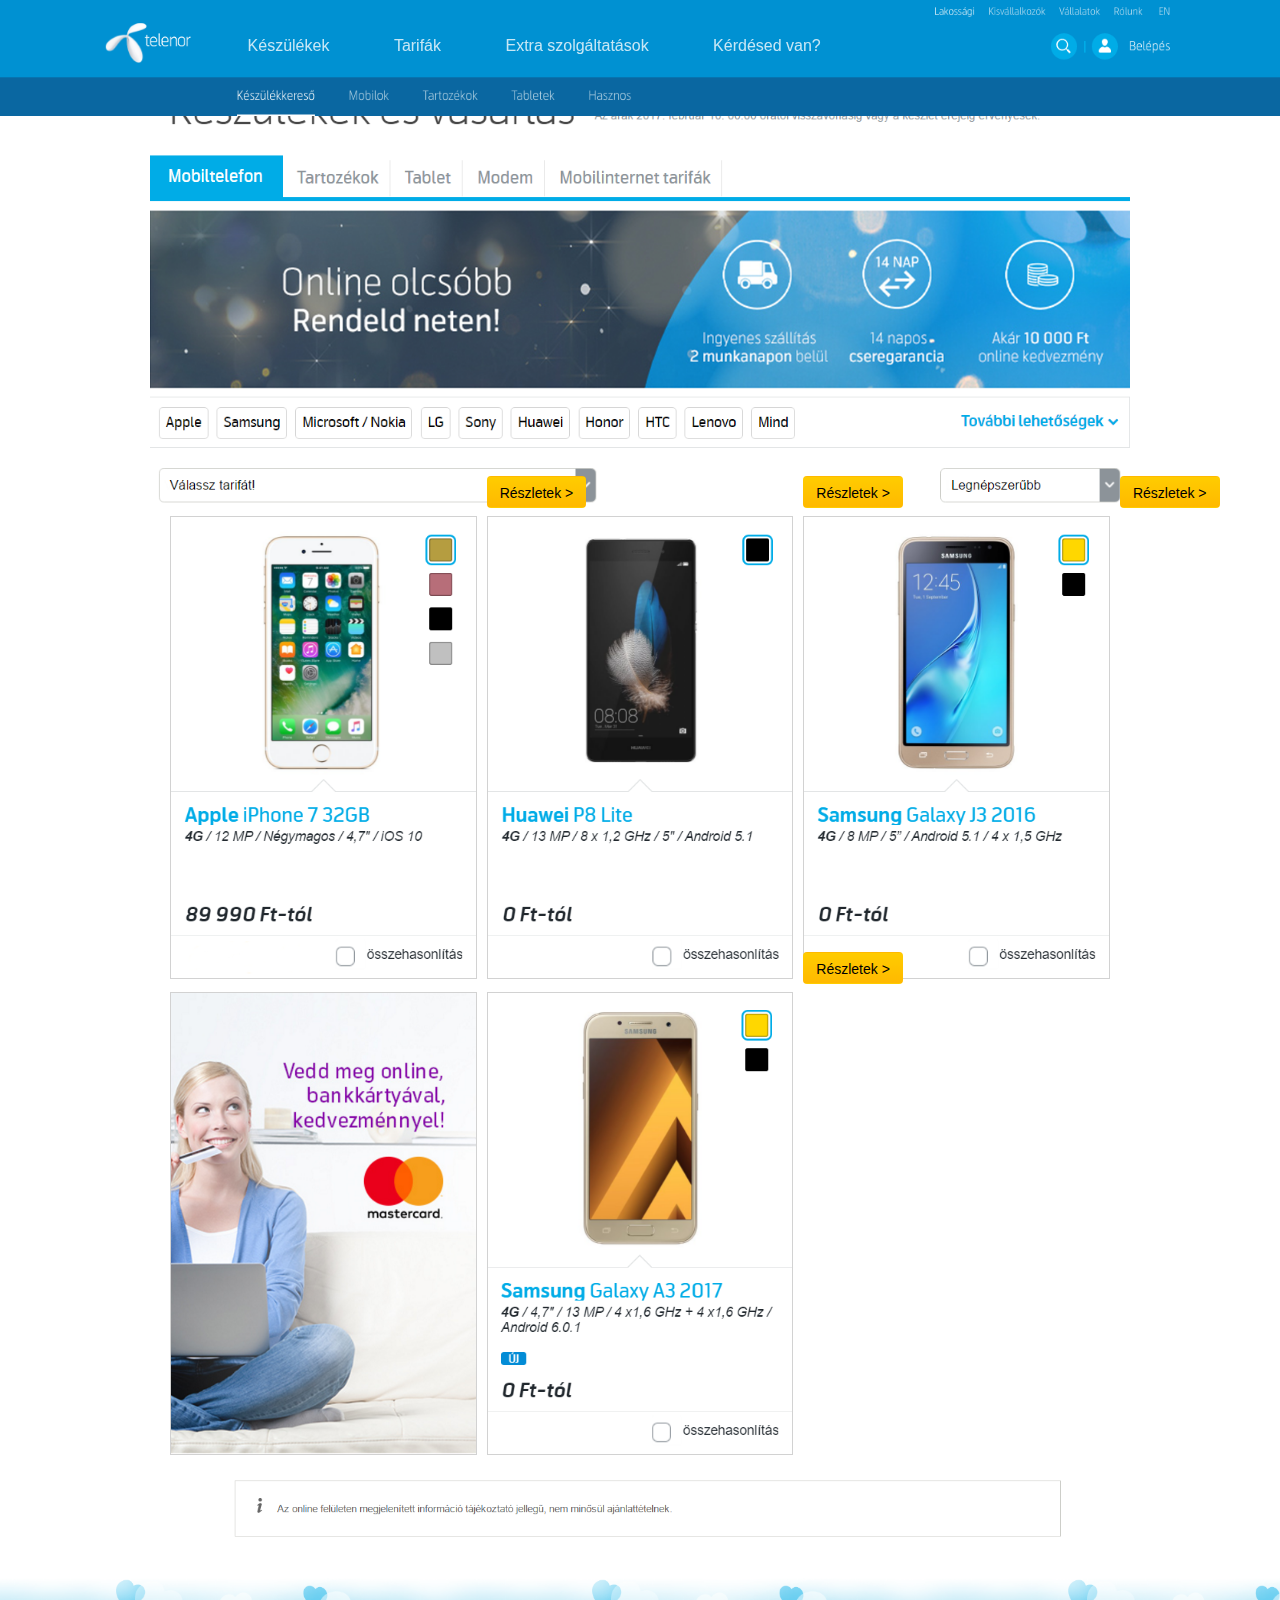
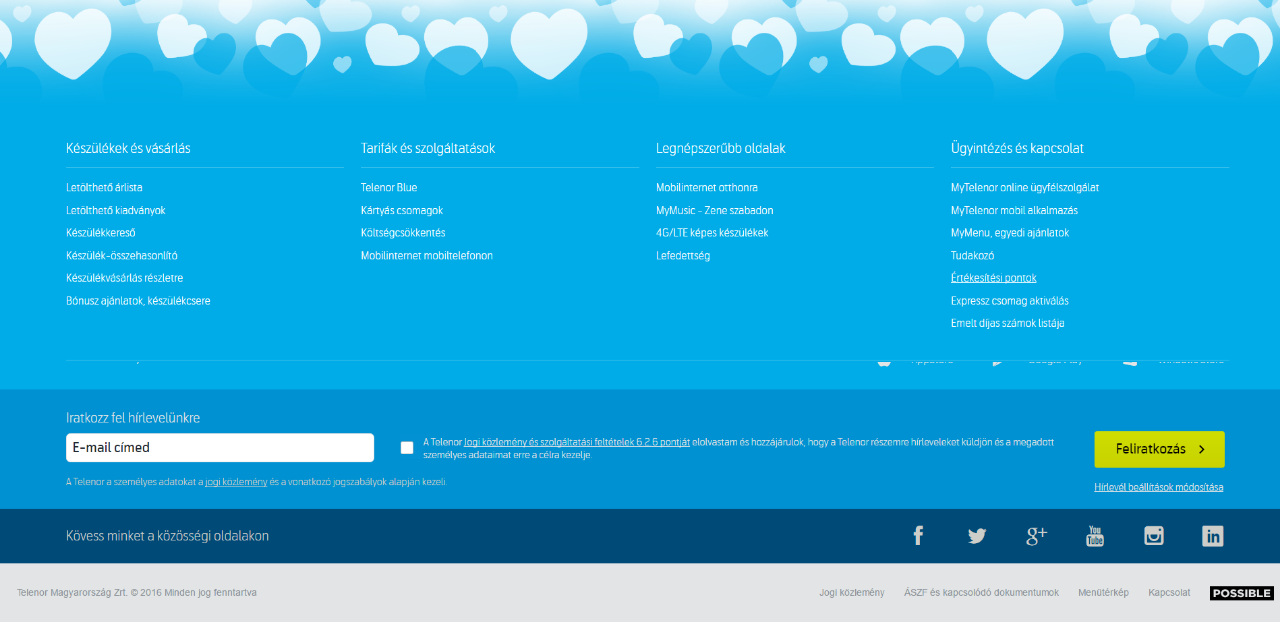
<file: index.html>
<!DOCTYPE html>
<html lang="en" class="no-js">
    <head>
        <meta charset="utf-8">
        <meta http-equiv="X-UA-Compatible" content="IE=edge">
        <meta name="viewport" content="width=device-width, initial-scale=1">
        <title>Testbirds prototype</title>
        <meta name="description" content="Testbirds prototype">
        <meta name="keywords" content="html5 template, css3, one page, animations, agency, portfolio, web design">
        <meta name="author" content="Kristof Vizy">    <meta name="viewport" content="width=device-width, initial-scale=1">
        <link href="http://fonts.googleapis.com/css?family=Droid+Serif|Open+Sans:400,700" rel="stylesheet" type="text/css">
        <link rel="shortcut icon" href="favicon.ico">
        <link rel="stylesheet" href="bower_components/bootstrap/dist/css/bootstrap.min.css">
        <link rel="stylesheet" href="css/screen.css">
        <script src="bower_components/jquery/dist/jquery.js"></script>
        <script src="bower_components/bootstrap/dist/js/bootstrap.min.js"></script>
        <title>Testbirds prototype</title>
        <script>
            (function(h,o,t,j,a,r){
                h.hj=h.hj||function(){(h.hj.q=h.hj.q||[]).push(arguments)};
                h._hjSettings={hjid:423831,hjsv:5};
                a=o.getElementsByTagName('head')[0];
                r=o.createElement('script');r.async=1;
                r.src=t+h._hjSettings.hjid+j+h._hjSettings.hjsv;
                a.appendChild(r);
            })(window,document,'//static.hotjar.com/c/hotjar-','.js?sv=');
        </script>
    </head>

<!-- BODY-->




    <body>
      <div class="header">
        <img src="img/header.png">
        <div class="links">
          <a href="index.html">Készülékek</a>
          <a href="https://www.telenor.hu/blue">Tarifák</a>
          <a href="#">Extra szolgáltatások</a>
          <a href="#">Kérdésed van?</a>
        </div>
     </div>
       <div class="wrapper">
         <img src="img/top.png">
         <div class="container-fluid">
            <div class="col-md-4">
              <img onclick="window.location.href='iphone.html'" src="img/product1.png">
              <button type="button" onclick="window.location.href='iphone.html'" class="btn btn-yellow">Részletek ></button>
            </div>
            <div class="col-md-4">
              <img onclick="window.location.href='huawei.html'" src="img/hp8.png">
              <button onclick="window.location.href='huawei.html'" type="button" class="btn btn-yellow">Részletek ></button>
            </div>
            <div class="col-md-4">
              <img onclick="window.location.href='samsung_j3.html'" src="img/sj3.png">
              <button onclick="window.location.href='samsung_j3.html'" type="button" class="btn btn-yellow">Részletek ></button>
            </div>
            <div class="col-md-4">
              <img src="img/ad.png" style="display: block !important;">
            </div>
            <div class="col-md-4">
              <img onclick="window.location.href='samsung_a3.html'" src="img/SA3.png">
              <button onclick="window.location.href='samsung_a3.html'" type="button" class="btn btn-yellow">Részletek ></button>
            </div>
         </div>

       </div>
       <div class="footer">
        <img src="img/footer.png">
       </div>
    </body>

<!-- FOOTER-->


    <footer>
    </footer>
</file>
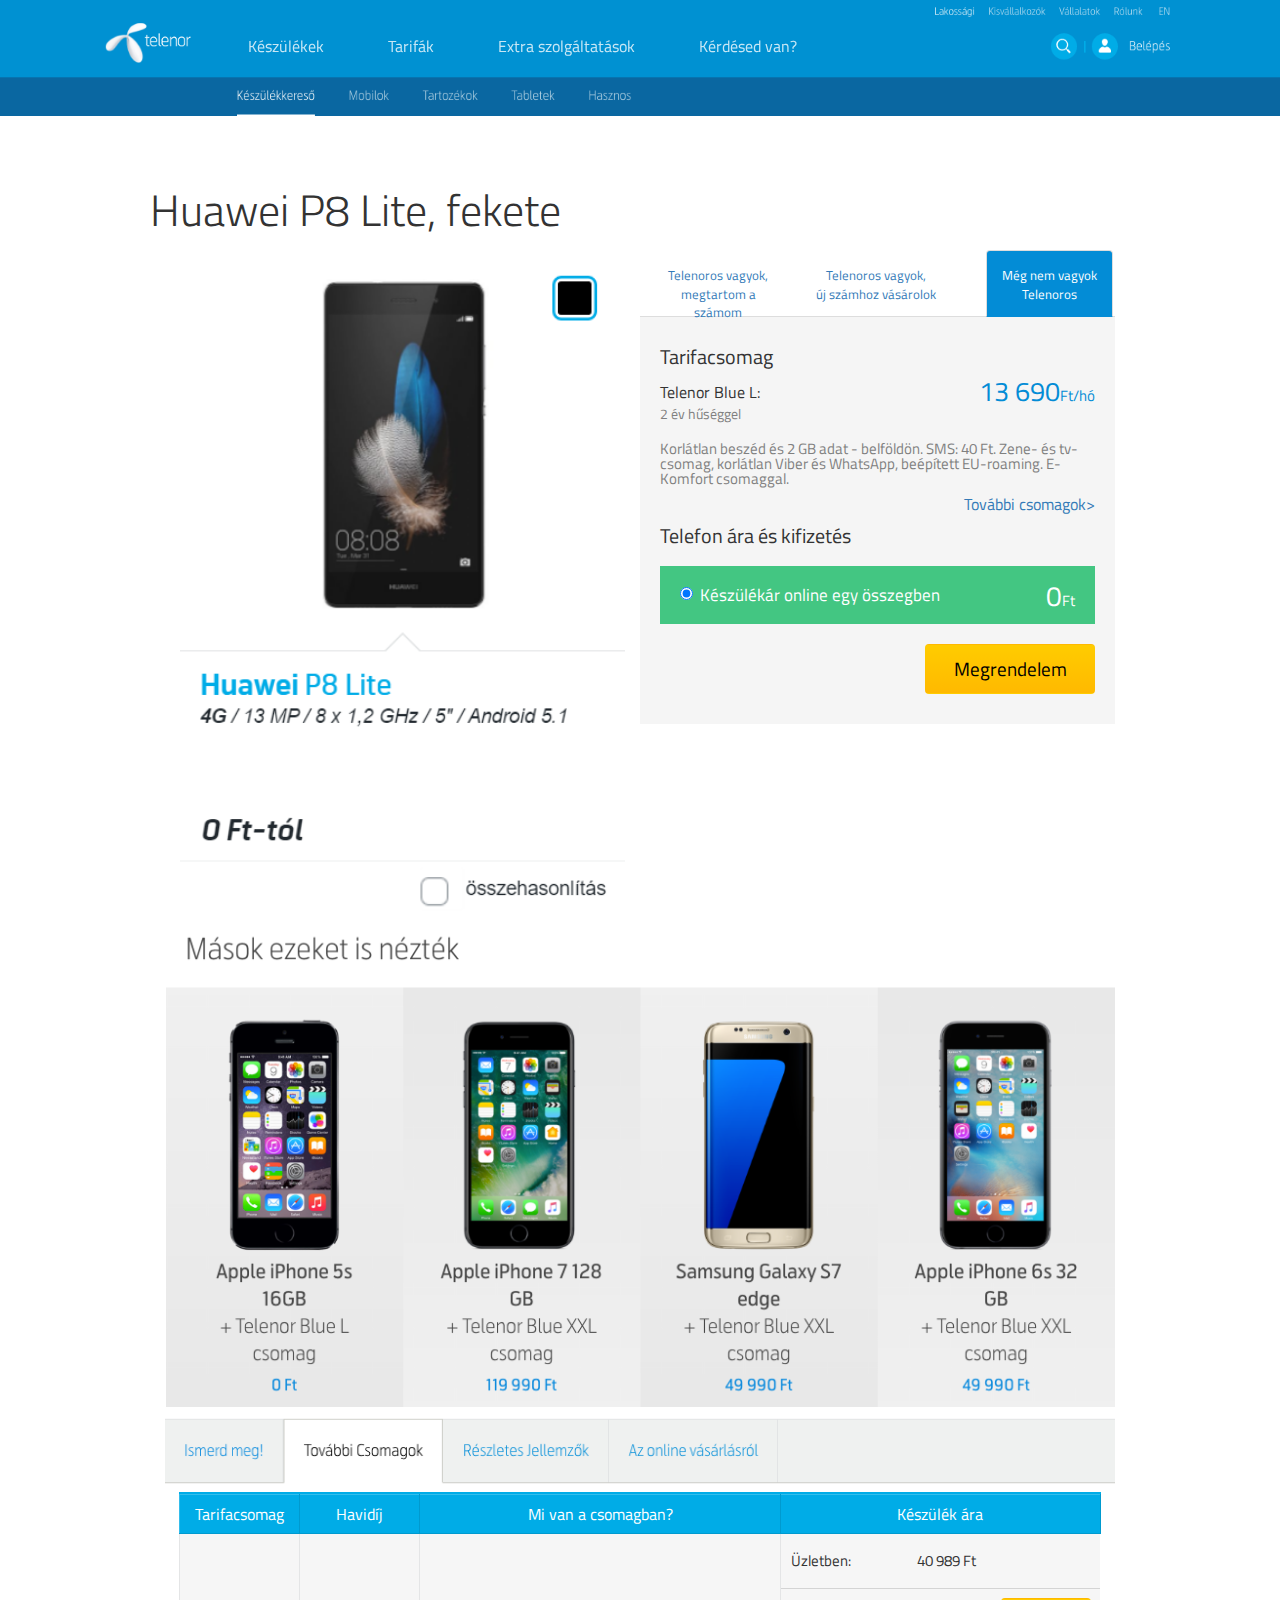
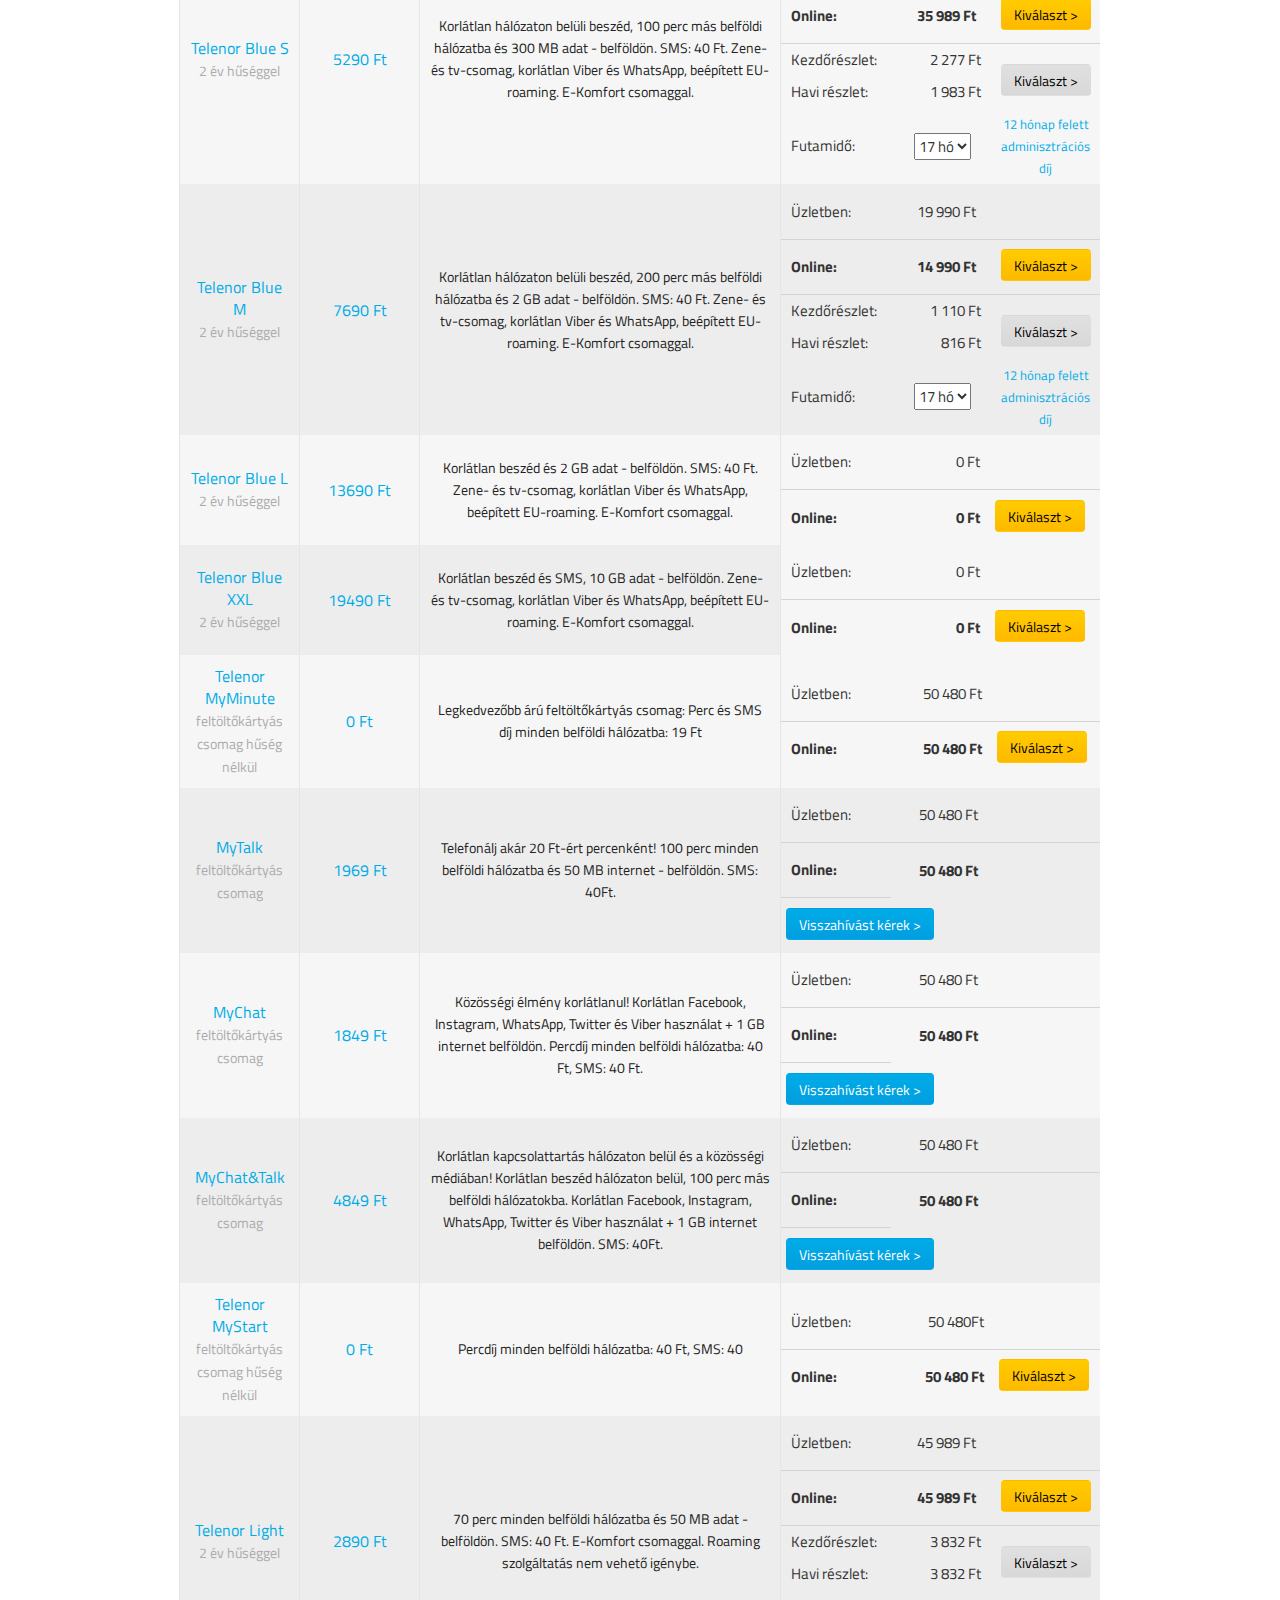
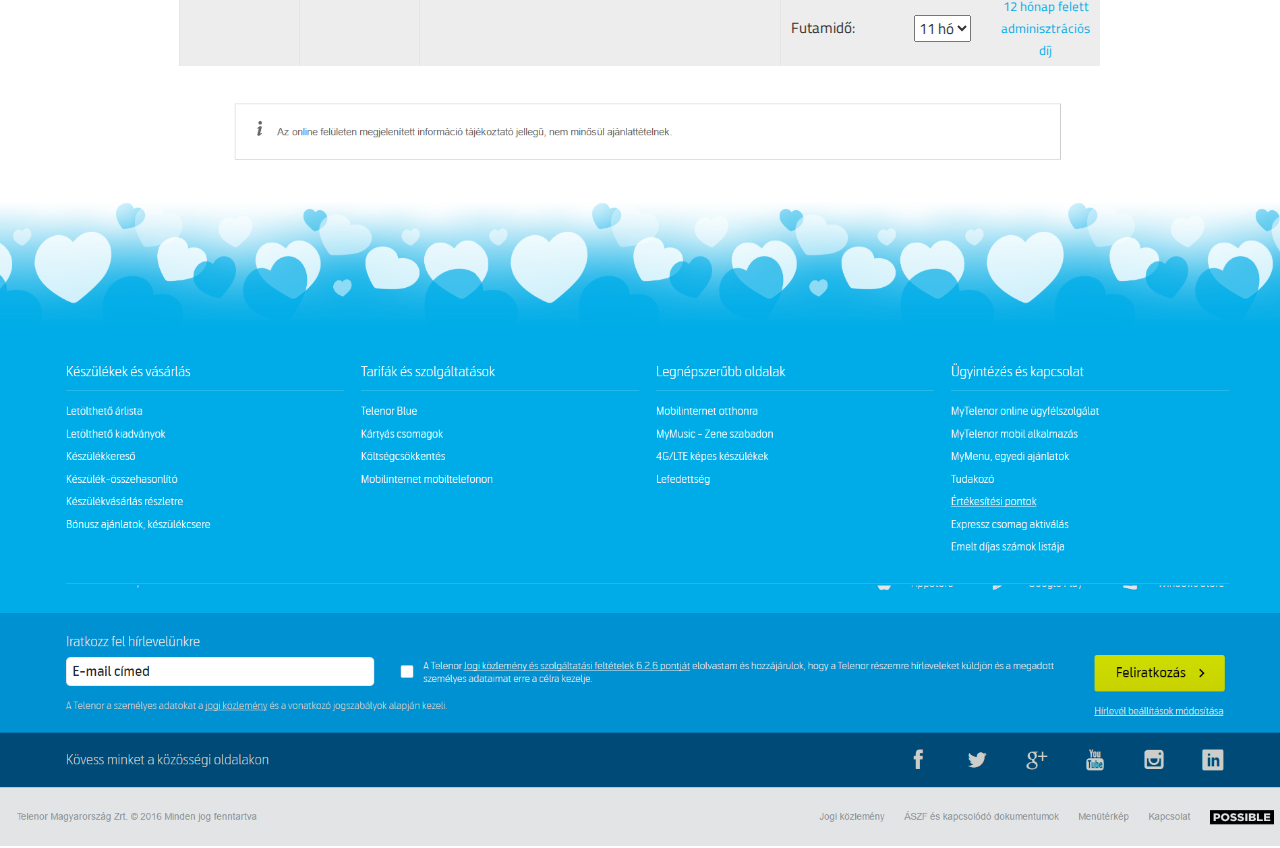
<file: huawei.html>
<!DOCTYPE html>
<html lang="en" class="no-js">
    <head>
        <meta charset="utf-8">
        <meta http-equiv="X-UA-Compatible" content="IE=edge">
        <meta name="viewport" content="width=device-width, initial-scale=1">
        <title>Testbirds prototype</title>
        <meta name="description" content="Testbirds prototype">
        <meta name="keywords" content="html5 template, css3, one page, animations, agency, portfolio, web design">
        <meta name="author" content="Kristof Vizy">    <meta name="viewport" content="width=device-width, initial-scale=1">
        <link href="https://fonts.googleapis.com/css?family=Titillium+Web:300,400,600,700&amp;subset=latin-ext" rel="stylesheet">
        <link rel="shortcut icon" href="favicon.ico">
        <link rel="stylesheet" href="bower_components/bootstrap/dist/css/bootstrap.min.css">
        <link rel="stylesheet" href="css/screen.css">
        <script src="bower_components/jquery/dist/jquery.js"></script>
        <script src="bower_components/bootstrap/dist/js/bootstrap.min.js"></script>
        <script src="js/default.js"></script>
        <title>Testbirds prototype</title>
        <script>
            (function(h,o,t,j,a,r){
                h.hj=h.hj||function(){(h.hj.q=h.hj.q||[]).push(arguments)};
                h._hjSettings={hjid:423831,hjsv:5};
                a=o.getElementsByTagName('head')[0];
                r=o.createElement('script');r.async=1;
                r.src=t+h._hjSettings.hjid+j+h._hjSettings.hjsv;
                a.appendChild(r);
            })(window,document,'//static.hotjar.com/c/hotjar-','.js?sv=');
        </script>
    </head>

<!-- BODY-->




    <body>
      <div class="header">
        <img src="img/header.png">
        <div class="links">
          <a href="index.html">Készülékek</a>
          <a href="https://www.telenor.hu/blue">Tarifák</a>
          <a href="#">Extra szolgáltatások</a>
          <a href="#">Kérdésed van?</a>
        </div>
     </div>

       <div class="wrapper" style="padding-top: 170px;">
         <h1>Huawei P8 Lite,
fekete</h1>
         <div class="container-fluid">
          <div class="col-md-6 product_img">
            <img src="img/hp8.png">

          </div>
          <div class="col-md-6 desc">


            <ul class="nav nav-tabs">
            			<li >
							<a  href="#1" data-toggle="tab">Telenoros vagyok,<br>megtartom a számom</a>
            			</li>
            			<li>
            				<a href="#2" data-toggle="tab">Telenoros vagyok,<br>új számhoz vásárolok</a>
            			</li>
            			<li class="prices_tab active">
            				<a href="#3" data-toggle="tab">Még nem vagyok<br>Telenoros</a>
            			</li>
            		</ul>

            			<div class="tab-content">
            			  <div class="tab-pane " id="1">
                      <img src="img/sms_login.png">
            				</div>
            				<div class="tab-pane" id="2">
                      <img src="img/sms_login.png">
            				</div>
                    <div class="tab-pane tarif active" id="3">
                      <h2 class="n1">Tarifacsomag</h2>
                      <p class="n4 havidij">13 690<span style="font-size: 15px;">Ft/hó</span></p>

                      <p class="n2 tarifacsomag">Telenor Blue L:</p>
                      <p class="n3">2 év hűséggel</p>
                      <p class="n5 leiras">Korlátlan beszéd és 2 GB adat - belföldön. SMS: 40 Ft. Zene- és tv-csomag, korlátlan Viber és WhatsApp, beépített EU-roaming. E-Komfort csomaggal.</p>
                      <a href="#">További csomagok></a>
                      <h2 class="n6">Telefon ára és kifizetés</h2>
                      <div class="discount" style="display: none">
                        <p class="n2">Online kedvezmény</p>
                        <p class="n7">0<span style="font-size: 15px;">Ft</span>
                      </div>
                      <div class="sum active">
                        <label class="radio-inline">
                          <input type="radio" name="optradio" value="egyosszeg" checked="checked">Készülékár online egy összegben</label>
                        <p class="n7">0<span style="font-size: 15px;">Ft</span></p>
                      </div>
                      <div class="reszlet " style="display: none">
                        <label class="radio-inline">
                          <input type="radio" name="optradio" value="reszletre">Részletre</label>
                          <select class="kivalasztott">
                          	<option data-reszlet = "" value="6"><span class="honap">6 hó</span> <span class="havi_reszlet">2313 Ft</span></option>
                        	<option  data-reszlet = "" value="7"><span class="honap">7 hó</span> <span class="havi_reszlet">1982 Ft</span></option>
                        	<option data-reszlet = "" value="8"><span class="honap">8 hó</span> <span class="havi_reszlet">1735 Ft</span></option>
                        	<option data-reszlet = "" value="9"><span class="honap">9 hó</span> <span class="havi_reszlet">1542 Ft</span></option>
                        	<option data-reszlet = "" value="10"><span class="honap">10 hó</span> <span class="havi_reszlet">1388 Ft</span></option>
                        	<option data-reszlet = "" value="11"><span class="honap">11 hó</span> <span class="havi_reszlet">1261 Ft</span></option>
                        	<option data-reszlet = "" value="12"><span class="honap">12 hó</span> <span class="havi_reszlet">1156 Ft</span></option>
                        	<option data-reszlet = "" value="13"><span class="honap">13 hó</span> <span class="havi_reszlet">1067 Ft</span></option>
                        	<option data-reszlet = "" value="14"><span class="honap">14 hó</span> <span class="havi_reszlet">991 Ft</span></option>
                        	<option data-reszlet = "" value="15"><span class="honap">15 hó</span> <span class="havi_reszlet">925 Ft</span></option>
                        	<option data-reszlet = "" value="16"><span class="honap">16 hó</span> <span class="havi_reszlet">867 Ft</span></option>
                        	<option selected="selected" data-reszlet = "" value="17"><span class="honap">17 hó</span> <span class="havi_reszlet">816 Ft</span></option>
                          </select>
                          </select>
                        <div class="hold">
                          <p class="n7">Kezdőrészlet:</span></p>

                          <p class="n7 kezdoreszlet">0<span style="font-size: 15px;">Ft</span></p>
                        </div>
                        <a href="#">12 hónap felett adminisztrációs díj</a>
                      </div>
                    <div class="buttonholder">
                      <button type="button" class="btn btn-yellow addtocart">Megrendelem</button>
            				</div>
            			</div>
              </div>
          </div>
          <img class="others" src="img/others.png">
         </div>
         <div class="container-fluid table">
           <img class="tabs" src="img/tabs.png">
           <table class="mytable" style="width: 97%;margin: 0 auto;">
            <tr class="tr">
              <th>Tarifacsomag</th>
              <th>Havidíj</th>
              <th>Mi van a csomagban?</th>
              <th>Készülék ára</th>







            </tr>
            <tr class="tr">
              <td class="td">Telenor Blue S<br><span style="color: #ababab; font-size: 14px;">2 év hűséggel</span></td>
              <td class="td">5290 Ft</td>
              <td class="td">Korlátlan hálózaton belüli beszéd, 100 perc más belföldi hálózatba és 300 MB adat - belföldön.
SMS: 40 Ft. Zene- és tv-csomag, korlátlan Viber és WhatsApp, beépített EU-roaming. E-Komfort csomaggal.</td>
              <td class="tr" style="width: 320px;">
                  <table>
                    <tr class="sectr">
                      <td class="sec left">Üzletben:</td>
                      <td class="sec right">40 989 Ft</td>
                    </tr>
                    <tr class="sectr">
                      <td class="sec online left">Online:</td>
                      <td class="sec online right">35 989 Ft</td>
                      <td style="border-top: 1px solid #d4d4d4;"><button type="button" name = "kivalaszt_online" class="btn btn-yellow">Kiválaszt ></button></td>
                    </tr>
                    <tr class="sectr_">
                      <td class="sec left">Kezdőrészlet:</td>
                      <td class="sec right">2 277 Ft</td>
                    </tr>
                    <tr class="sectr_">
                      <td class="sec left">Havi részlet:</td>
                      <td class="sec right"><span class="torlesztoreszlet">1 983</span> Ft</td>
                      <td><button type="button" name = "kivalaszt_havi" class="btn btn-yellow" style="background-image: -webkit-linear-gradient( bottom , #d8d8d8, #e0e0e0);background-image: linear-gradient(to top, #d8d8d8, #e0e0e0);">Kiválaszt ></button></td>
                    </tr>
                    <tr class="sectr_">
                      <td class="sec left">Futamidő:</td>
                      <td class="sec">
                        <select name="futamido">
                        	<option data-reszlet = "5618" value="6">6 hó</option>
                        	<option data-reszlet = "4816" value="7" >7 hó</option>
                        	<option data-reszlet = "4214" value="8">8 hó</option>
                        	<option data-reszlet = "3745" value="9">9 hó</option>
                        	<option data-reszlet = "3371" value="10">10 hó</option>
                        	<option data-reszlet = "3064" value="11">11 hó</option>
                        	<option data-reszlet = "2809" value="12">12 hó</option>
                        	<option data-reszlet = "2593" value="13">13 hó</option>
                        	<option data-reszlet = "2408" value="14">14 hó</option>
                        	<option data-reszlet = "2247" value="15">15 hó</option>
                        	<option data-reszlet = "2107" value="16">16 hó</option>
                        	<option selected="selected" data-reszlet = "1983" value="17">17 hó</option>
                        </select>
                      </td>
                      <td class="sec" style="color: #00ace7; font-size: 13px;">
                        12 hónap felett adminisztrációs díj
                      </td>
                    </tr>
                  </table>
              </td>
            </tr>









            <tr class="tr">
              <td class="td">Telenor Blue M<br><span style="color: #ababab; font-size: 14px;">2 év hűséggel</span></td>
              <td class="td">7690 Ft</td>
              <td class="td">Korlátlan hálózaton belüli beszéd, 200 perc más belföldi hálózatba és 2 GB adat - belföldön.
SMS: 40 Ft. Zene- és tv-csomag, korlátlan Viber és WhatsApp, beépített EU-roaming. E-Komfort csomaggal.</td>
              <td class="tr" style="width: 320px;">
                  <table class="grey">
                    <tr class="sectr">
                      <td class="sec left">Üzletben:</td>
                      <td class="sec right">19 990 Ft</td>
                    </tr>
                    <tr class="sectr">
                      <td class="sec online left">Online:</td>
                      <td class="sec online right">14 990 Ft</td>
                      <td style="border-top: 1px solid #d4d4d4;"><button type="button"  name = "kivalaszt_online" class="btn btn-yellow">Kiválaszt ></button></td>
                    </tr>
                    <tr class="sectr_">
                      <td class="sec left">Kezdőrészlet:</td>
                      <td class="sec right">1 110 Ft</td>
                    </tr>
                    <tr class="sectr_">
                      <td class="sec left">Havi részlet:</td>
                      <td class="sec right"><span class="torlesztoreszlet">816</span> Ft</td>
                      <td><button type="button"  name = "kivalaszt_havi" class="btn btn-yellow" style="background-image: -webkit-linear-gradient( bottom , #d8d8d8, #e0e0e0);background-image: linear-gradient(to top, #d8d8d8, #e0e0e0);">Kiválaszt ></button></td>
                    </tr>
                    <tr class="sectr_">
                      <td class="sec left">Futamidő:</td>
                      <td class="sec">
                       <select name="futamido">
                        	<option data-reszlet = "2313" value="6">6 hó</option>
                        	<option data-reszlet = "1982" value="7" >7 hó</option>
                        	<option data-reszlet = "1735" value="8">8 hó</option>
                        	<option data-reszlet = "1542" value="9">9 hó</option>
                        	<option data-reszlet = "1388" value="10">10 hó</option>
                        	<option data-reszlet = "1261" value="11">11 hó</option>
                        	<option data-reszlet = "1156" value="12">12 hó</option>
                        	<option data-reszlet = "1067" value="13">13 hó</option>
                        	<option data-reszlet = "991" value="14">14 hó</option>
                        	<option data-reszlet = "925" value="15">15 hó</option>
                        	<option data-reszlet = "867" value="16">16 hó</option>
                        	<option selected="selected" data-reszlet = "816" value="17">17 hó</option>
                        </select>
                      </td>
                      <td class="sec" style="color: #00ace7; font-size: 13px;">
                        12 hónap felett adminisztrációs díj
                      </td>
                    </tr>
                  </table>
              </td>
            </tr>





            <tr class="tr">
              <td class="td">Telenor Blue L<br><span style="color: #ababab; font-size: 14px;">2 év hűséggel</span></td>
              <td class="td">13690 Ft</td>
              <td class="td">Korlátlan beszéd és 2 GB adat - belföldön. SMS: 40 Ft. Zene- és tv-csomag, korlátlan Viber és WhatsApp, beépített EU-roaming. E-Komfort csomaggal.</td>
              <td class="tr" style="width: 320px;">
                  <table>
                    <tr class="sectr">
                      <td class="sec left">Üzletben:</td>
                      <td class="sec right">0 Ft</td>
                    </tr>
                    <tr class="sectr" style="border-bottom: none;">
                      <td class="sec online left">Online:</td>
                      <td class="sec online right">0 Ft</td>
                      <td style="border-top: 1px solid #d4d4d4; width: 170px;"><button name = "kivalaszt_online"  type="button" class="btn btn-yellow" style="margin-left: 5px;">Kiválaszt ></button></td>
                    </tr>

                  </table>
              </td>
            </tr>




            <tr class="tr">
              <td class="td">Telenor Blue XXL<br><span style="color: #ababab; font-size: 14px;">2 év hűséggel</span></td>
              <td class="td">19490 Ft</td>
              <td class="td">Korlátlan beszéd és SMS, 10 GB adat - belföldön. Zene- és tv-csomag, korlátlan Viber és WhatsApp, beépített EU-roaming. E-Komfort csomaggal.</td>
              <td class="tr" style="width: 320px;">
                 <table>
                    <tr class="sectr">
                      <td class="sec left">Üzletben:</td>
                      <td class="sec right">0 Ft</td>
                    </tr>
                    <tr class="sectr" style="border-bottom: none;">
                      <td class="sec online left">Online:</td>
                      <td class="sec online right">0 Ft</td>
                      <td style="border-top: 1px solid #d4d4d4; width: 170px;"><button name = "kivalaszt_online"  type="button" class="btn btn-yellow" style="margin-left: 5px;">Kiválaszt ></button></td>
                    </tr>

                  </table>
              </td>
            </tr>





            <tr class="tr">
              <td class="td">Telenor MyMinute<br><span style="color: #ababab; font-size: 14px;">feltöltőkártyás csomag hűség nélkül</span></td>
              <td class="td">0 Ft</td>
              <td class="td">Legkedvezőbb árú feltöltőkártyás csomag: Perc és SMS díj minden belföldi hálózatba: 19 Ft</td>
              <td class="tr" style="width: 320px;">
                  <table>
                    <tr class="sectr">
                      <td class="sec left">Üzletben:</td>
                      <td class="sec right">50 480 Ft</td>
                    </tr>
                    <tr class="sectr" style="border-bottom: none;">
                      <td class="sec online left">Online:</td>
                      <td class="sec online right">50 480 Ft</td>
                      <td style="border-top: 1px solid #d4d4d4; width: 170px;"><button name = "kivalaszt_online"  type="button" class="btn btn-yellow" style="margin-left: 5px;">Kiválaszt ></button></td>
                    </tr>

                  </table>
              </td>
            </tr>



            <tr class="tr">
              <td class="td">MyTalk<br><span style="color: #ababab; font-size: 14px;">feltöltőkártyás csomag</span></td>
              <td class="td">1969 Ft</td>
              <td class="td">Telefonálj akár 20 Ft-ért percenként! 100 perc minden belföldi hálózatba és 50 MB internet - belföldön. SMS: 40Ft.</td>
              <td class="tr" style="width: 320px;">
                  <table class="grey">
                    <tr class="sectr">
                      <td class="sec left">Üzletben:</td>
                      <td class="sec right">50 480 Ft</td>
                      <td class="sec right" style="width: 170px;"></td>
                    </tr>
                    <tr class="sectr" style="border-bottom: none;">
                      <td class="sec online left" style="border-bottom: 0px;">Online:</td>
                      <td class="sec online right">50 480 Ft</td>
                    </tr>
                    <tr class="sectr" style="border-bottom: none;">
                      <td style="border-top: 1px solid #d4d4d4;"><button type="button" class="btn btn-yellow blue" style="margin-left: 5px;">Visszahívást kérek ></button></td>

                    </tr>
                  </table>
              </td>
            </tr>




            <tr class="tr">
              <td class="td">MyChat<br><span style="color: #ababab; font-size: 14px;">feltöltőkártyás csomag</span></td>
              <td class="td">1849 Ft</td>
              <td class="td">Közösségi élmény korlátlanul! Korlátlan Facebook, Instagram, WhatsApp, Twitter és Viber használat + 1 GB internet belföldön. Percdíj minden belföldi hálózatba: 40 Ft, SMS: 40 Ft.</td>
              <td class="tr" style="width: 320px;">
                  <table>
                    <tr class="sectr">
                      <td class="sec left">Üzletben:</td>
                      <td class="sec right">50 480 Ft</td>
                      <td class="sec right" style="width: 170px;"></td>
                    </tr>
                    <tr class="sectr" style="border-bottom: none;">
                      <td class="sec online left" style="border-bottom: 0px;">Online:</td>
                      <td class="sec online right">50 480 Ft</td>
                    </tr>
                    <tr class="sectr" style="border-bottom: none;">
                      <td style="border-top: 1px solid #d4d4d4;"><button type="button"   class="btn btn-yellow blue" style="margin-left: 5px;">Visszahívást kérek ></button></td>

                    </tr>
                  </table>
              </td>
            </tr>





            <tr class="tr">
              <td class="td">MyChat&Talk<br><span style="color: #ababab; font-size: 14px;">feltöltőkártyás csomag</span></td>
              <td class="td">4849 Ft</td>
              <td class="td">Korlátlan kapcsolattartás hálózaton belül és a közösségi médiában! Korlátlan beszéd hálózaton belül, 100 perc más belföldi hálózatokba. Korlátlan Facebook, Instagram, WhatsApp, Twitter és Viber használat + 1 GB internet belföldön. SMS: 40Ft.</td>
              <td class="tr" style="width: 320px;">
                  <table class="grey">
                    <tr class="sectr">
                      <td class="sec left">Üzletben:</td>
                      <td class="sec right">50 480 Ft</td>
                      <td class="sec right" style="width: 170px;"></td>
                    </tr>
                    <tr class="sectr" style="border-bottom: none;">
                      <td class="sec online left" style="border-bottom: 0px;">Online:</td>
                      <td class="sec online right">50 480 Ft</td>
                    </tr>
                    <tr class="sectr" style="border-bottom: none;">
                      <td style="border-top: 1px solid #d4d4d4;"><button type="button"   class="btn btn-yellow blue" style="margin-left: 5px;">Visszahívást kérek ></button></td>

                    </tr>
                  </table>
              </td>
            </tr>


            <tr class="tr">
              <td class="td">Telenor MyStart<br><span style="color: #ababab; font-size: 14px;">feltöltőkártyás csomag hűség nélkül</span></td>
              <td class="td">0 Ft</td>
              <td class="td">Percdíj minden belföldi hálózatba: 40 Ft, SMS: 40 <Ft class=""></Ft></td>
              <td class="tr" style="width: 320px;">
                  <table>
                    <tr class="sectr">
                      <td class="sec left">Üzletben:</td>
                      <td class="sec right">50 480Ft</td>
                    </tr>
                    <tr class="sectr" style="border-bottom: none;">
                      <td class="sec online left">Online:</td>
                      <td class="sec online right">50 480 Ft</td>
                      <td style="border-top: 1px solid #d4d4d4; width: 170px;"><button name = "kivalaszt_online"  type="button" class="btn btn-yellow" style="margin-left: 5px;">Kiválaszt ></button></td>
                    </tr>

                  </table>
              </td>
            </tr>




            <tr class="tr">
              <td class="td">Telenor Light<br><span style="color: #ababab; font-size: 14px;">2 év hűséggel</span></td>
              <td class="td">2890 Ft</td>
              <td class="td">70 perc minden belföldi hálózatba és 50 MB adat - belföldön. SMS: 40 Ft. E-Komfort csomaggal. Roaming szolgáltatás nem vehető igénybe.</td>
              <td class="tr" style="width: 320px;">
                  <table class="grey">
                    <tr class="sectr">
                      <td class="sec left">Üzletben:</td>
                      <td class="sec right">45 989 Ft</td>
                    </tr>
                    <tr class="sectr">
                      <td class="sec online left">Online:</td>
                      <td class="sec online right">45 989 Ft</td>
                      <td style="border-top: 1px solid #d4d4d4;"><button name = "kivalaszt_online" type="button" class="btn btn-yellow">Kiválaszt ></button></td>
                    </tr>
                    <tr class="sectr_">
                      <td class="sec left">Kezdőrészlet:</td>
                      <td class="sec right">3 832 Ft</td>
                    </tr>
                    <tr class="sectr_">
                      <td class="sec left">Havi részlet:</td>
                      <td class="sec right"><span class="torlesztoreszlet">3 832</span> Ft</td>
                      <td><button type="button"  name = "kivalaszt_havi" class="btn btn-yellow" style="background-image: -webkit-linear-gradient( bottom , #d8d8d8, #e0e0e0);background-image: linear-gradient(to top, #d8d8d8, #e0e0e0);">Kiválaszt ></button></td>
                    </tr>
                    <tr class="sectr_">
                      <td class="sec left">Futamidő:</td>
                      <td class="sec">
                       <select name="futamido">
                        	<option data-reszlet = "7026" value="6">6 hó</option>
                        	<option data-reszlet = "6022" value="7" >7 hó</option>
                        	<option data-reszlet = "5269" value="8">8 hó</option>
                        	<option data-reszlet = "4684" value="9">9 hó</option>
                        	<option data-reszlet = "4215" value="10">10 hó</option>
                        	<option selected="selected"  data-reszlet = "3832" value="11">11 hó</option>
                        </select>
                      </td>
                      <td class="sec" style="color: #00ace7; font-size: 13px;">
                        12 hónap felett adminisztrációs díj
                      </td>
                    </tr>
                  </table>
              </td>
            </tr>






          </table>
         </div>
       </div>
       <div class="footer">
        <img src="img/footer.png">
       </div>
    </body>

<!-- FOOTER-->


    <footer>
    </footer>
</file>
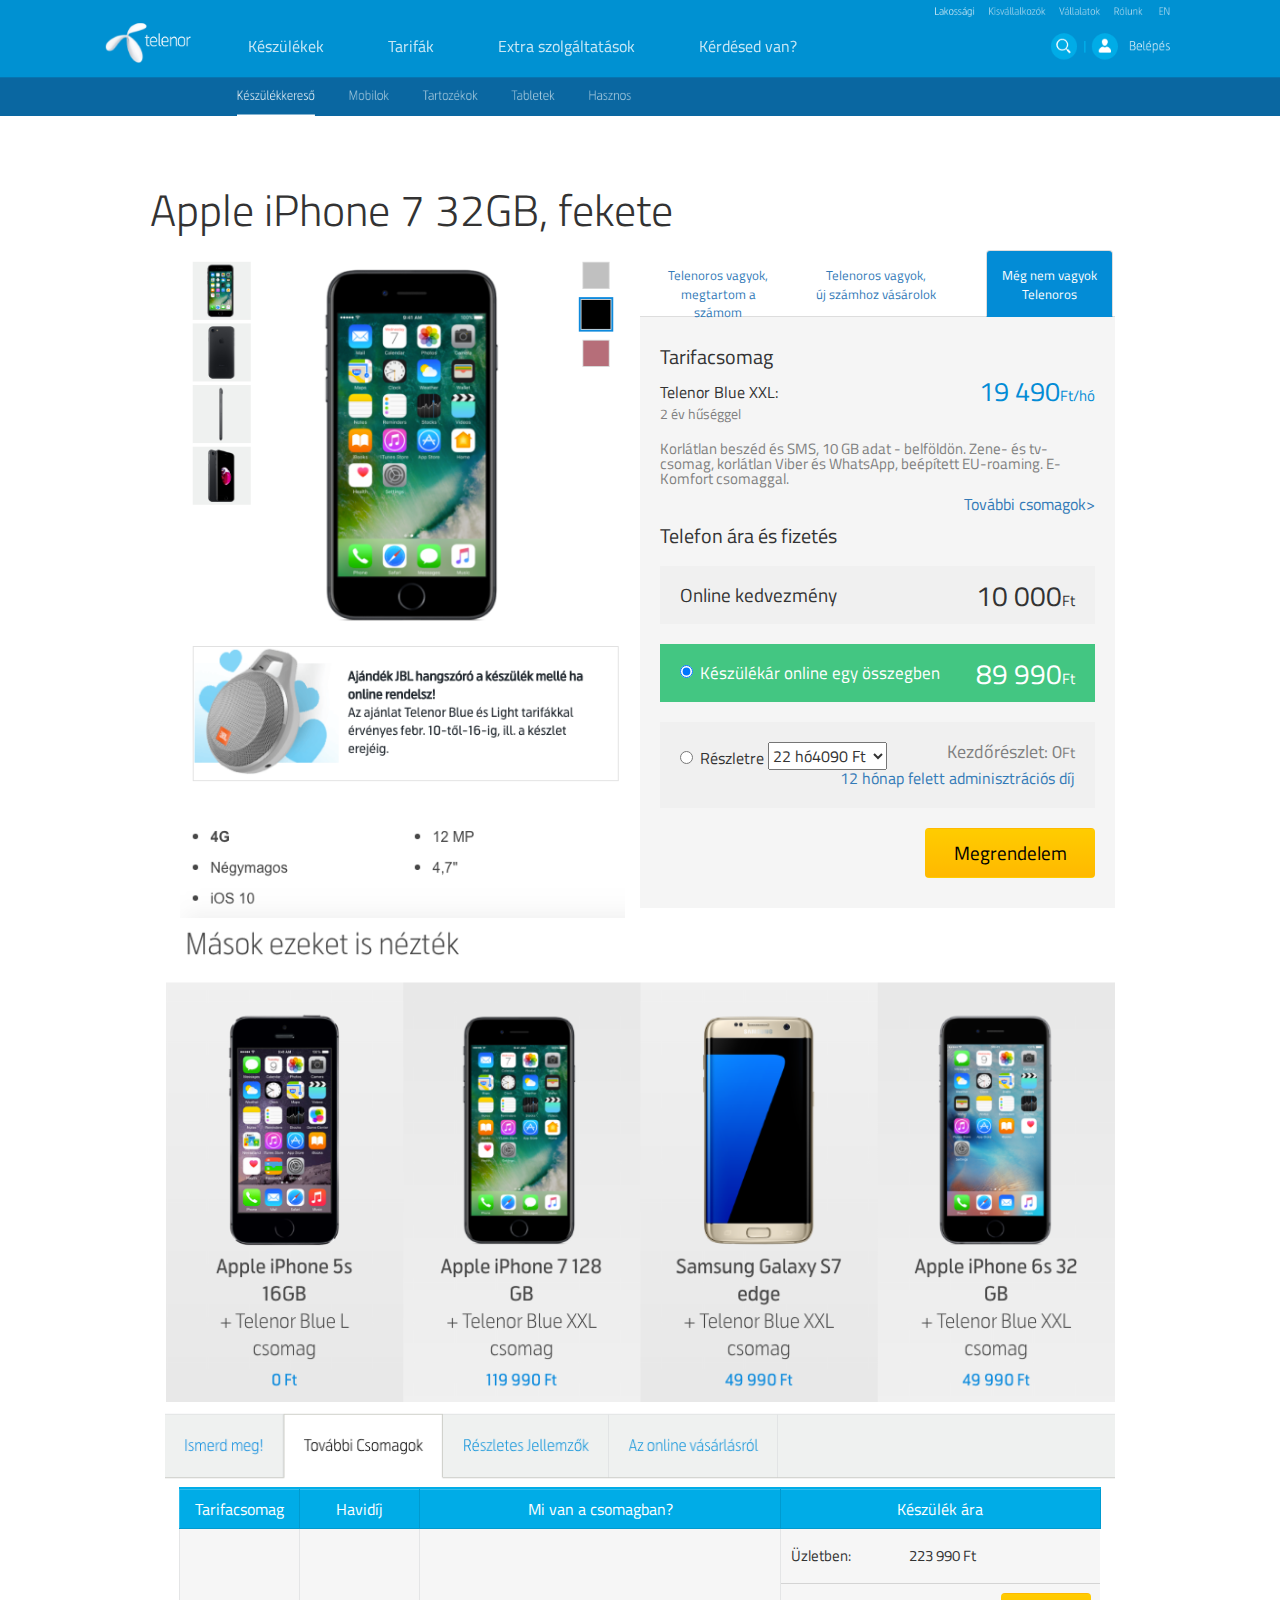
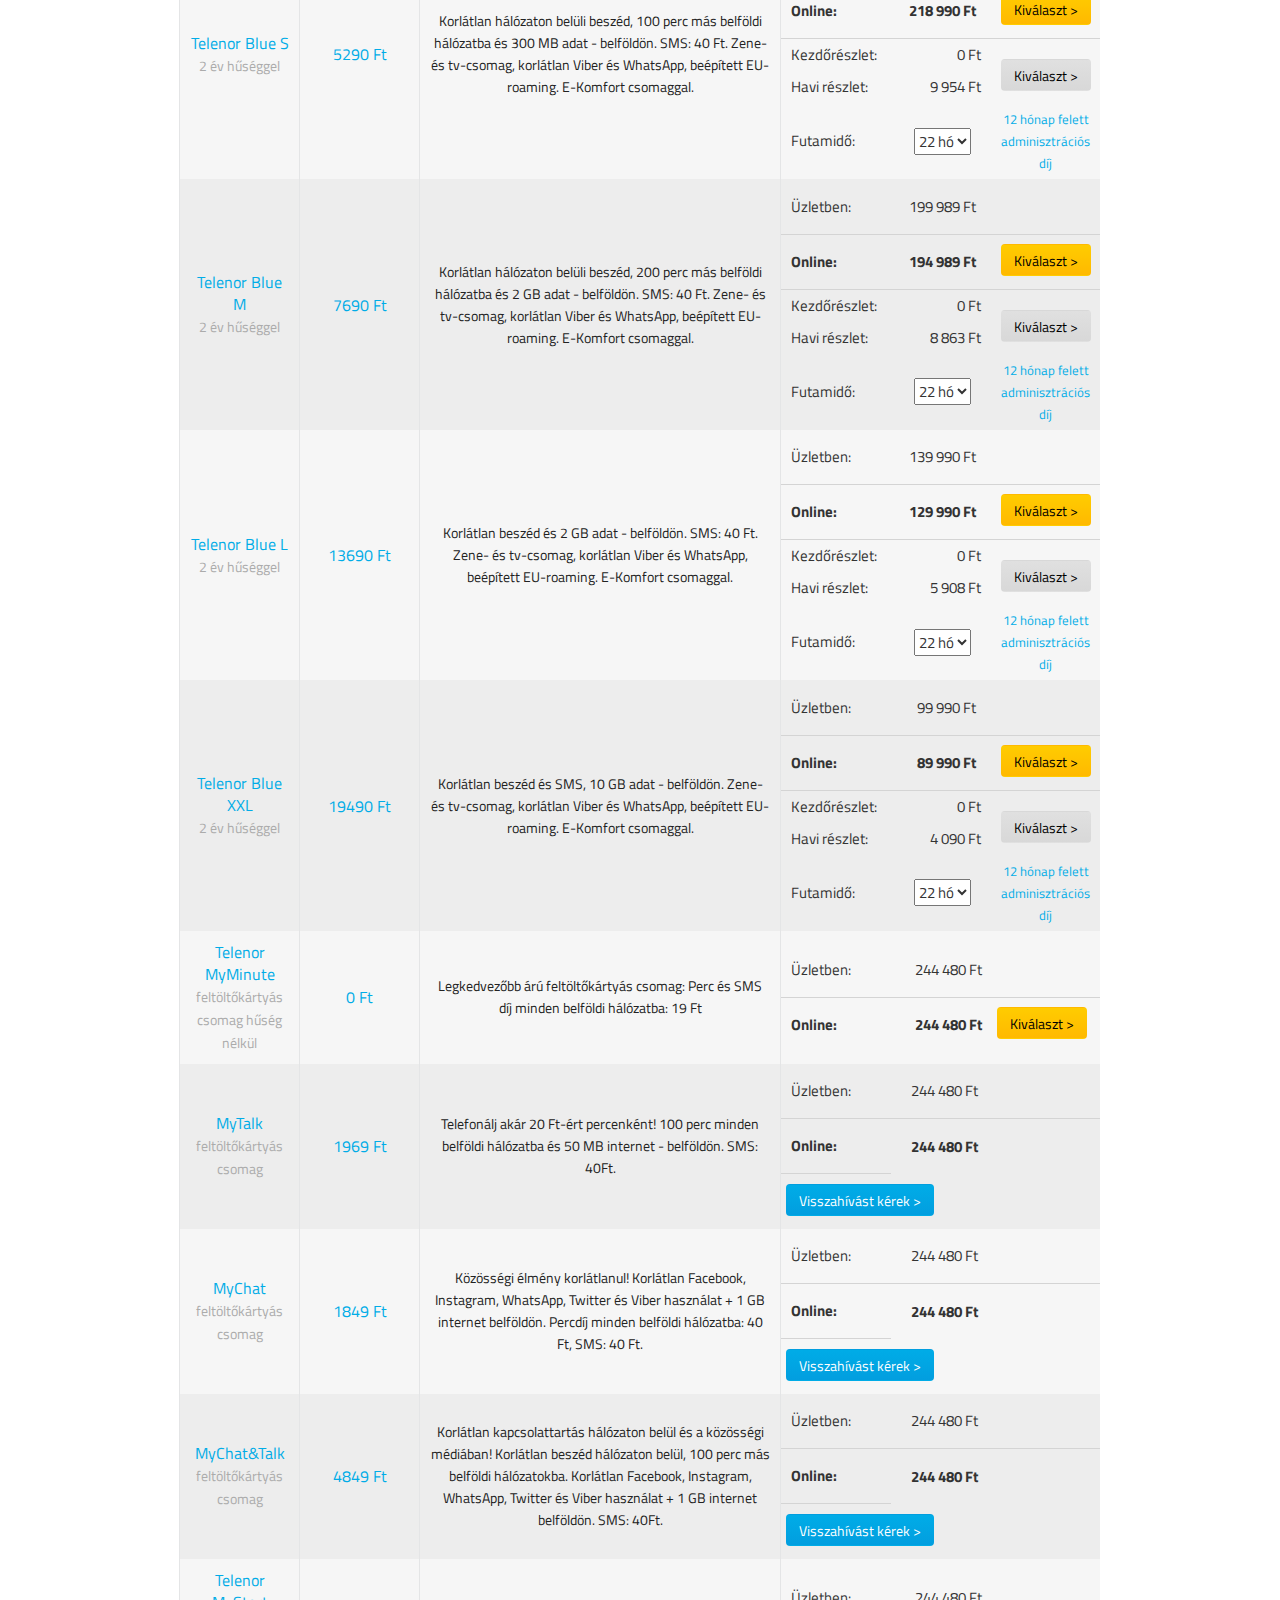
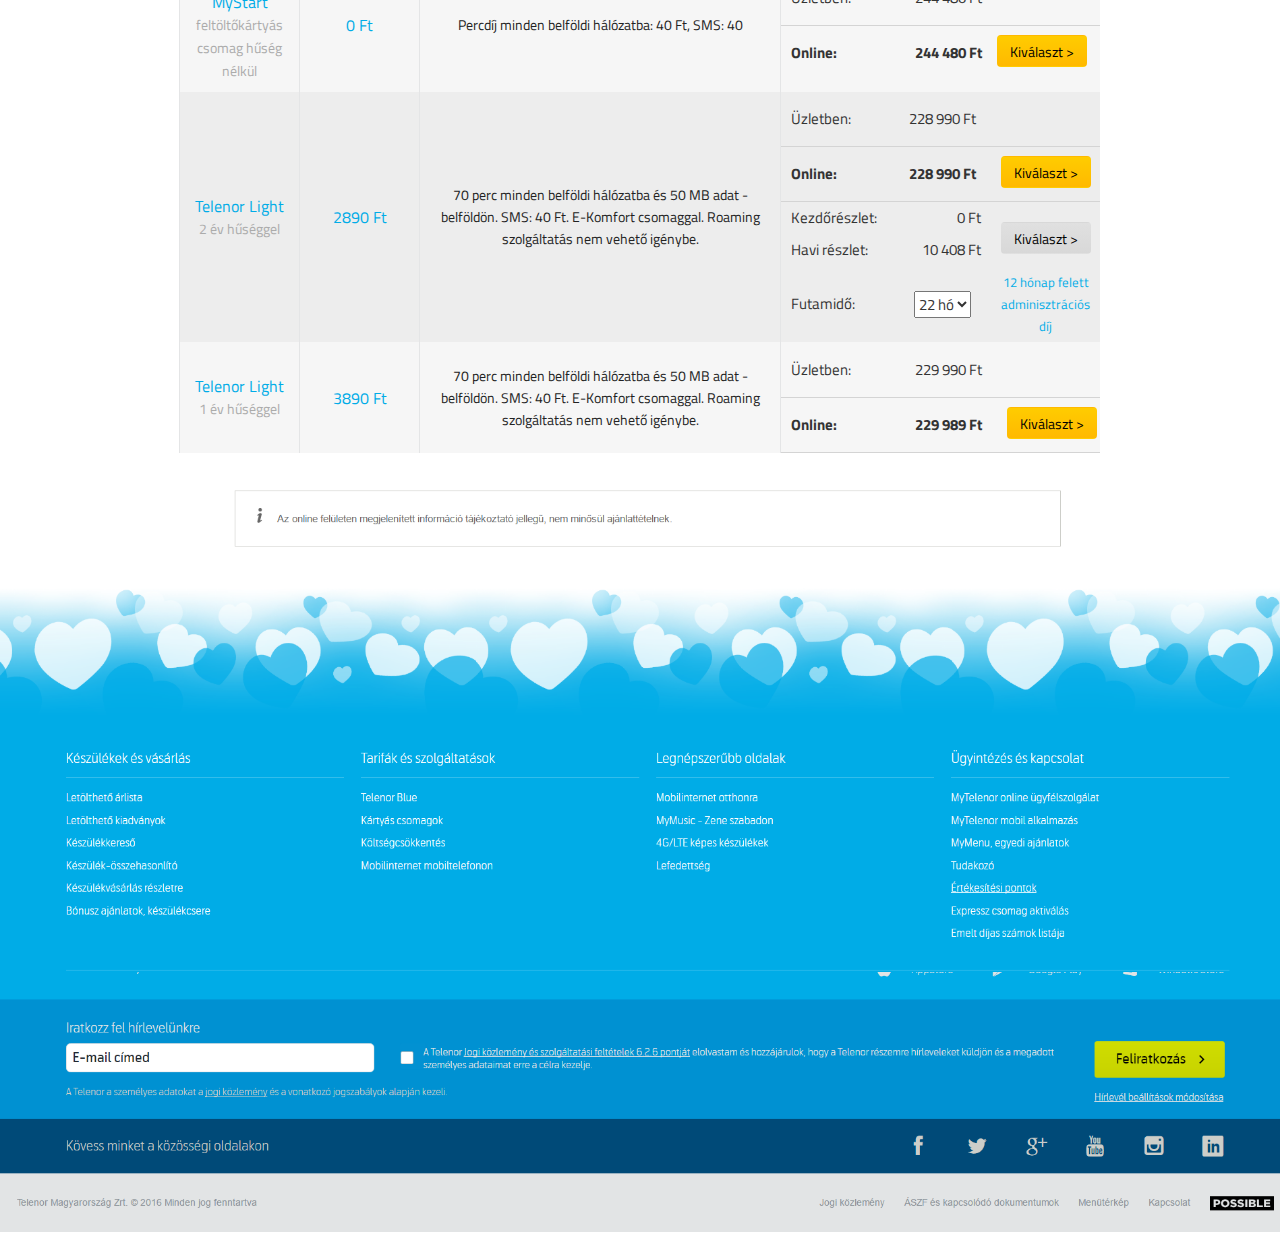
<file: iphone.html>
<!DOCTYPE html>
<html lang="en" class="no-js">
    <head>
        <meta charset="utf-8">
        <meta http-equiv="X-UA-Compatible" content="IE=edge">
        <meta name="viewport" content="width=device-width, initial-scale=1">
        <title>Testbirds prototype</title>
        <meta name="description" content="Testbirds prototype">
        <meta name="keywords" content="html5 template, css3, one page, animations, agency, portfolio, web design">
        <meta name="author" content="Kristof Vizy">    <meta name="viewport" content="width=device-width, initial-scale=1">
        <link href="https://fonts.googleapis.com/css?family=Titillium+Web:300,400,600,700&amp;subset=latin-ext" rel="stylesheet">
        <link rel="shortcut icon" href="favicon.ico">
        <link rel="stylesheet" href="bower_components/bootstrap/dist/css/bootstrap.min.css">
        <link rel="stylesheet" href="css/screen.css">
        <script src="bower_components/jquery/dist/jquery.js"></script>
        <script src="bower_components/bootstrap/dist/js/bootstrap.min.js"></script>
        <script src="js/default.js"></script>
        <title>Testbirds prototype</title>

        <script>
            (function(h,o,t,j,a,r){
                h.hj=h.hj||function(){(h.hj.q=h.hj.q||[]).push(arguments)};
                h._hjSettings={hjid:423831,hjsv:5};
                a=o.getElementsByTagName('head')[0];
                r=o.createElement('script');r.async=1;
                r.src=t+h._hjSettings.hjid+j+h._hjSettings.hjsv;
                a.appendChild(r);
            })(window,document,'//static.hotjar.com/c/hotjar-','.js?sv=');
        </script>
    </head>

<!-- BODY-->




    <body>
      <div class="header">
        <img src="img/header.png">
        <div class="links">
          <a href="index.html">Készülékek</a>
          <a href="https://www.telenor.hu/blue">Tarifák</a>
          <a href="#">Extra szolgáltatások</a>
          <a href="#">Kérdésed van?</a>
        </div>
     </div>

       <div class="wrapper" style="padding-top: 170px;">
         <h1>Apple iPhone 7 32GB, fekete</h1>
         <div class="container-fluid">
          <div class="col-md-6 product_img">
            <img src="img/iphone7.png">

          </div>
          <div class="col-md-6 desc">


            <ul class="nav nav-tabs">
            			<li >
							<a  href="#1" data-toggle="tab">Telenoros vagyok,<br>megtartom a számom</a>
            			</li>
            			<li>
            				<a href="#2" data-toggle="tab">Telenoros vagyok,<br>új számhoz vásárolok</a>
            			</li>
            			<li class="prices_tab active">
            				<a href="#3" data-toggle="tab">Még nem vagyok<br>Telenoros</a>
            			</li>
            		</ul>

            			<div class="tab-content">
            			  <div class="tab-pane" id="1">
                      <img src="img/sms_login.png">
            				</div>
            				<div class="tab-pane" id="2">
                      <img src="img/sms_login.png">
            				</div>
                    <div class="tab-pane tarif active" id="3">
                      <h2 class="n1">Tarifacsomag</h2>
                      <p class="n4 havidij">19 490<span style="font-size: 15px;">Ft/hó</span></p>

                      <p class="n2 tarifacsomag">Telenor Blue XXL:</p>
                      <p class="n3">2 év hűséggel</p>
                      <p class="n5 leiras">Korlátlan beszéd és SMS, 10 GB adat - belföldön. Zene- és tv-csomag, korlátlan Viber és WhatsApp, beépített EU-roaming. E-Komfort csomaggal.</p>
                      <a href="#">További csomagok></a>
                      <h2 class="n6">Telefon ára és fizetés</h2>
                      <div class="discount">
                        <p class="n2">Online kedvezmény</p>
                        <p class="n7">10 000<span style="font-size: 15px;">Ft</span>
                      </div>
                      <div class="sum active">
                        <label class="radio-inline">
                          <input type="radio" name="optradio" value="egyosszeg" checked="checked">Készülékár online egy összegben</label>
                        <p class="n7">89 990<span style="font-size: 15px;">Ft</span></p>
                      </div>
                      <div class="reszlet ">
                        <label class="radio-inline">
                          <input type="radio" name="optradio" value="reszletre">Részletre</label>
                          <select class="kivalasztott">
                          	<option data-reszlet = "" value="6"><span class="honap">6 hó</span> <span class="havi_reszlet">14998 Ft</span></option>
                        	<option data-reszlet = "" value="7"><span class="honap">7 hó</span> <span class="havi_reszlet">12885 Ft</span></option>
                        	<option data-reszlet = "" value="8"><span class="honap">8 hó</span> <span class="havi_reszlet">11248 Ft</span></option>
                        	<option data-reszlet = "" value="9"><span class="honap">9 hó</span> <span class="havi_reszlet">9998 Ft</span></option>
                        	<option data-reszlet = "" value="10"><span class="honap">10 hó</span> <span class="havi_reszlet">8999 Ft</span></option>
                        	<option data-reszlet = "" value="11"><span class="honap">11 hó</span> <span class="havi_reszlet">8180 Ft</span></option>
                        	<option data-reszlet = "" value="12"><span class="honap">12 hó</span> <span class="havi_reszlet">7499 Ft</span></option>
                        	<option data-reszlet = "" value="13"><span class="honap">13 hó</span> <span class="havi_reszlet">6922 Ft</span></option>
                        	<option data-reszlet = "" value="14"><span class="honap">14 hó</span> <span class="havi_reszlet">6427 Ft</span></option>
                        	<option data-reszlet = "" value="15"><span class="honap">15 hó</span> <span class="havi_reszlet">5999 Ft</span></option>
                        	<option data-reszlet = "" value="16"><span class="honap">16 hó</span> <span class="havi_reszlet">5624 Ft</span></option>
                        	<option data-reszlet = "" value="17"><span class="honap">17 hó</span> <span class="havi_reszlet">5293 Ft</span></option>
                        	<option data-reszlet = "" value="18"><span class="honap">18 hó</span> <span class="havi_reszlet">4999 Ft</span></option>
                        	<option data-reszlet = "" value="19"><span class="honap">19 hó</span> <span class="havi_reszlet">4736 Ft</span></option>
                        	<option data-reszlet = "" value="20"><span class="honap">20 hó</span> <span class="havi_reszlet">4499 Ft</span></option>
                        	<option data-reszlet = "" value="21"><span class="honap">21 hó</span> <span class="havi_reszlet">4285 Ft</span></option>
                        	<option selected="selected" data-reszlet = "" value="22"><span class="honap">22 hó</span><span class="havi_reszlet">4090 Ft</span></option>
                          </select>
                          </select>
                        <div class="hold">
                          <p class="n7">Kezdőrészlet:</span></p>

                          <p class="n7">0<span style="font-size: 15px;">Ft</span></p>
                        </div>
                        <a href="#">12 hónap felett adminisztrációs díj</a>
                      </div>
                    <div class="buttonholder">
                      <button type="button" class="btn btn-yellow addtocart">Megrendelem</button>
            				</div>
            			</div>
              </div>
          </div>
          <img class="others" src="img/others.png">
         </div>
         <div class="container-fluid table">
           <img class="tabs" src="img/tabs.png">
           <table class="mytable" style="width: 97%;margin: 0 auto;">
            <tr class="tr">
              <th>Tarifacsomag</th>
              <th>Havidíj</th>
              <th>Mi van a csomagban?</th>
              <th>Készülék ára</th>







            </tr>
            <tr class="tr">
              <td class="td">Telenor Blue S<br><span style="color: #ababab; font-size: 14px;">2 év hűséggel</span></td>
              <td class="td">5290 Ft</td>
              <td class="td">Korlátlan hálózaton belüli beszéd, 100 perc más belföldi hálózatba és 300 MB adat - belföldön.
SMS: 40 Ft. Zene- és tv-csomag, korlátlan Viber és WhatsApp, beépített EU-roaming. E-Komfort csomaggal.</td>
              <td class="tr" style="width: 320px;">
                  <table>
                    <tr class="sectr">
                      <td class="sec left">Üzletben:</td>
                      <td class="sec right">223 990 Ft</td>
                    </tr>
                    <tr class="sectr">
                      <td class="sec online left">Online:</td>
                      <td class="sec online right">218 990 Ft</td>
                      <td style="border-top: 1px solid #d4d4d4;"><button type="button" name = "kivalaszt_online" class="btn btn-yellow">Kiválaszt ></button></td>
                    </tr>
                    <tr class="sectr_">
                      <td class="sec left">Kezdőrészlet:</td>
                      <td class="sec right">0 Ft</td>
                    </tr>
                    <tr class="sectr_">
                      <td class="sec left">Havi részlet:</td>
                      <td class="sec right"><span class="torlesztoreszlet">9 954</span> Ft</td>
                      <td><button type="button" name = "kivalaszt_havi" class="btn btn-yellow" style="background-image: -webkit-linear-gradient( bottom , #d8d8d8, #e0e0e0);background-image: linear-gradient(to top, #d8d8d8, #e0e0e0);">Kiválaszt ></button></td>
                    </tr>
                    <tr class="sectr_">
                      <td class="sec left">Futamidő:</td>
                      <td class="sec">
                        <select name="futamido">
                        	<option data-reszlet = "36498" value="6">6 hó</option>
                        	<option data-reszlet = "31284" value="7" >7 hó</option>
                        	<option data-reszlet = "27373" value="8">8 hó</option>
                        	<option data-reszlet = "24332" value="9">9 hó</option>
                        	<option data-reszlet = "21899" value="10">10 hó</option>
                        	<option data-reszlet = "19908" value="11">11 hó</option>
                        	<option data-reszlet = "18249" value="12">12 hó</option>
                        	<option data-reszlet = "16845" value="13">13 hó</option>
                        	<option data-reszlet = "15642" value="14">14 hó</option>
                        	<option data-reszlet = "14599" value="15">15 hó</option>
                        	<option data-reszlet = "13686" value="16">16 hó</option>
                        	<option data-reszlet = "12881" value="17">17 hó</option>
                        	<option data-reszlet = "12166" value="18">18 hó</option>
                        	<option data-reszlet = "11525" value="19">19 hó</option>
                        	<option data-reszlet = "10949" value="20">20 hó</option>
                        	<option data-reszlet = "10428" value="21">21 hó</option>
                        	<option selected="selected" data-reszlet = "9954" value="22">22 hó</option>
                        </select>
                      </td>
                      <td class="sec" style="color: #00ace7; font-size: 13px;">
                        12 hónap felett adminisztrációs díj
                      </td>
                    </tr>
                  </table>
              </td>
            </tr>









            <tr class="tr">
              <td class="td">Telenor Blue M<br><span style="color: #ababab; font-size: 14px;">2 év hűséggel</span></td>
              <td class="td">7690 Ft</td>
              <td class="td">Korlátlan hálózaton belüli beszéd, 200 perc más belföldi hálózatba és 2 GB adat - belföldön.
SMS: 40 Ft. Zene- és tv-csomag, korlátlan Viber és WhatsApp, beépített EU-roaming. E-Komfort csomaggal.</td>
              <td class="tr" style="width: 320px;">
                  <table class="grey">
                    <tr class="sectr">
                      <td class="sec left">Üzletben:</td>
                      <td class="sec right">199 989 Ft</td>
                    </tr>
                    <tr class="sectr">
                      <td class="sec online left">Online:</td>
                      <td class="sec online right">194 989 Ft</td>
                      <td style="border-top: 1px solid #d4d4d4;"><button type="button"  name = "kivalaszt_online" class="btn btn-yellow">Kiválaszt ></button></td>
                    </tr>
                    <tr class="sectr_">
                      <td class="sec left">Kezdőrészlet:</td>
                      <td class="sec right">0 Ft</td>
                    </tr>
                    <tr class="sectr_">
                      <td class="sec left">Havi részlet:</td>
                      <td class="sec right"><span class="torlesztoreszlet">8 863</span> Ft</td>
                      <td><button type="button"  name = "kivalaszt_havi" class="btn btn-yellow" style="background-image: -webkit-linear-gradient( bottom , #d8d8d8, #e0e0e0);background-image: linear-gradient(to top, #d8d8d8, #e0e0e0);">Kiválaszt ></button></td>
                    </tr>
                    <tr class="sectr_">
                      <td class="sec left">Futamidő:</td>
                      <td class="sec">
                       <select name="futamido">
                        	<option data-reszlet = "32498" value="6">6 hó</option>
                        	<option data-reszlet = "27855" value="7" >7 hó</option>
                        	<option data-reszlet = "24373" value="8">8 hó</option>
                        	<option data-reszlet = "21665" value="9">9 hó</option>
                        	<option data-reszlet = "19498" value="10">10 hó</option>
                        	<option data-reszlet = "17726" value="11">11 hó</option>
                        	<option data-reszlet = "16249" value="12">12 hó</option>
                        	<option data-reszlet = "14999" value="13">13 hó</option>
                        	<option data-reszlet = "13927" value="14">14 hó</option>
                        	<option data-reszlet = "12999" value="15">15 hó</option>
                        	<option data-reszlet = "12186" value="16">16 hó</option>
                        	<option data-reszlet = "11469" value="17">17 hó</option>
                        	<option data-reszlet = "10832" value="18">18 hó</option>
                        	<option data-reszlet = "10262" value="19">19 hó</option>
                        	<option data-reszlet = "9749" value="20">20 hó</option>
                        	<option data-reszlet = "9285" value="21">21 hó</option>
                        	<option selected="selected" data-reszlet = "8863" value="22">22 hó</option>
                        </select>
                      </td>
                      <td class="sec" style="color: #00ace7; font-size: 13px;">
                        12 hónap felett adminisztrációs díj
                      </td>
                    </tr>
                  </table>
              </td>
            </tr>





            <tr class="tr">
              <td class="td">Telenor Blue L<br><span style="color: #ababab; font-size: 14px;">2 év hűséggel</span></td>
              <td class="td">13690 Ft</td>
              <td class="td">Korlátlan beszéd és 2 GB adat - belföldön. SMS: 40 Ft. Zene- és tv-csomag, korlátlan Viber és WhatsApp, beépített EU-roaming. E-Komfort csomaggal.</td>
              <td class="tr" style="width: 320px;">
                  <table>
                    <tr class="sectr">
                      <td class="sec left">Üzletben:</td>
                      <td class="sec right">139 990 Ft</td>
                    </tr>
                    <tr class="sectr">
                      <td class="sec online left">Online:</td>
                      <td class="sec online right">129 990 Ft</td>
                      <td style="border-top: 1px solid #d4d4d4;"><button  name = "kivalaszt_online" type="button" class="btn btn-yellow">Kiválaszt ></button></td>
                    </tr>
                    <tr class="sectr_">
                      <td class="sec left">Kezdőrészlet:</td>
                      <td class="sec right">0 Ft</td>
                    </tr>
                    <tr class="sectr_">
                      <td class="sec left">Havi részlet:</td>
                      <td class="sec right"><span class="torlesztoreszlet">5 908</span> Ft</td>
                      <td><button type="button" name = "kivalaszt_havi"  class="btn btn-yellow" style="background-image: -webkit-linear-gradient( bottom , #d8d8d8, #e0e0e0);background-image: linear-gradient(to top, #d8d8d8, #e0e0e0);">Kiválaszt ></button></td>
                    </tr>
                    <tr class="sectr_">
                      <td class="sec left">Futamidő:</td>
                      <td class="sec">
                        <select name="futamido">
                        	<option data-reszlet = "21665" value="6">6 hó</option>
                        	<option data-reszlet = "18570" value="7" >7 hó</option>
                        	<option data-reszlet = "16248" value="8">8 hó</option>
                        	<option data-reszlet = "14443" value="9">9 hó</option>
                        	<option data-reszlet = "12999" value="10">10 hó</option>
                        	<option data-reszlet = "11817" value="11">11 hó</option>
                        	<option data-reszlet = "10832" value="12">12 hó</option>
                        	<option data-reszlet = "9999" value="13">13 hó</option>
                        	<option data-reszlet = "9285" value="14">14 hó</option>
                        	<option data-reszlet = "8666" value="15">15 hó</option>
                        	<option data-reszlet = "8124" value="16">16 hó</option>
                        	<option data-reszlet = "7646" value="17">17 hó</option>
                        	<option data-reszlet = "7221" value="18">18 hó</option>
                        	<option data-reszlet = "6841" value="19">19 hó</option>
                        	<option data-reszlet = "6499" value="20">20 hó</option>
                        	<option data-reszlet = "6190" value="21">21 hó</option>
                        	<option selected="selected" data-reszlet = "5908" value="22">22 hó</option>
                        </select>
                      </td>
                      <td class="sec" style="color: #00ace7; font-size: 13px;">
                        12 hónap felett adminisztrációs díj
                      </td>
                    </tr>
                  </table>
              </td>
            </tr>




            <tr class="tr">
              <td class="td">Telenor Blue XXL<br><span style="color: #ababab; font-size: 14px;">2 év hűséggel</span></td>
              <td class="td">19490 Ft</td>
              <td class="td">Korlátlan beszéd és SMS, 10 GB adat - belföldön. Zene- és tv-csomag, korlátlan Viber és WhatsApp, beépített EU-roaming. E-Komfort csomaggal.</td>
              <td class="tr" style="width: 320px;">
                  <table class="grey">
                    <tr class="sectr">
                      <td class="sec left">Üzletben:</td>
                      <td class="sec right">99 990 Ft</td>
                    </tr>
                    <tr class="sectr">
                      <td class="sec online left">Online:</td>
                      <td class="sec online right">89 990 Ft</td>
                      <td style="border-top: 1px solid #d4d4d4;"><button  name = "kivalaszt_online" type="button" class="btn btn-yellow">Kiválaszt ></button></td>
                    </tr>
                    <tr class="sectr_">
                      <td class="sec left">Kezdőrészlet:</td>
                      <td class="sec right">0 Ft</td>
                    </tr>
                    <tr class="sectr_">
                      <td class="sec left">Havi részlet:</td>
                      <td class="sec right"><span class="torlesztoreszlet">4 090</span> Ft</td>
                      <td><button type="button" name = "kivalaszt_havi" class="btn btn-yellow" style="background-image: -webkit-linear-gradient( bottom , #d8d8d8, #e0e0e0);background-image: linear-gradient(to top, #d8d8d8, #e0e0e0);">Kiválaszt ></button></td>
                    </tr>
                    <tr class="sectr_">
                      <td class="sec left">Futamidő:</td>
                      <td class="sec">
                        <select name="futamido">
                        	<option data-reszlet = "14998" value="6">6 hó</option>
                        	<option data-reszlet = "12855" value="7" >7 hó</option>
                        	<option data-reszlet = "11248" value="8">8 hó</option>
                        	<option data-reszlet = "9998" value="9">9 hó</option>
                        	<option data-reszlet = "8999" value="10">10 hó</option>
                        	<option data-reszlet = "8180" value="11">11 hó</option>
                        	<option data-reszlet = "7499" value="12">12 hó</option>
                        	<option data-reszlet = "6922" value="13">13 hó</option>
                        	<option data-reszlet = "6427" value="14">14 hó</option>
                        	<option data-reszlet = "5999" value="15">15 hó</option>
                        	<option data-reszlet = "5624" value="16">16 hó</option>
                        	<option data-reszlet = "5293" value="17">17 hó</option>
                        	<option data-reszlet = "4999" value="18">18 hó</option>
                        	<option data-reszlet = "4736" value="19">19 hó</option>
                        	<option data-reszlet = "4499" value="20">20 hó</option>
                        	<option data-reszlet = "4285" value="21">21 hó</option>
                        	<option selected="selected" data-reszlet = "4090" value="22">22 hó</option>
                        </select>
                      </td>
                      <td class="sec" style="color: #00ace7; font-size: 13px;">
                        12 hónap felett adminisztrációs díj
                      </td>
                    </tr>
                  </table>
              </td>
            </tr>





            <tr class="tr">
              <td class="td">Telenor MyMinute<br><span style="color: #ababab; font-size: 14px;">feltöltőkártyás csomag hűség nélkül</span></td>
              <td class="td">0 Ft</td>
              <td class="td">Legkedvezőbb árú feltöltőkártyás csomag: Perc és SMS díj minden belföldi hálózatba: 19 Ft</td>
              <td class="tr" style="width: 320px;">
                  <table>
                    <tr class="sectr">
                      <td class="sec left">Üzletben:</td>
                      <td class="sec right">244 480 Ft</td>
                    </tr>
                    <tr class="sectr" style="border-bottom: none;">
                      <td class="sec online left">Online:</td>
                      <td class="sec online right">244 480 Ft</td>
                      <td style="border-top: 1px solid #d4d4d4; width: 170px;"><button name = "kivalaszt_online"  type="button" class="btn btn-yellow" style="margin-left: 5px;">Kiválaszt ></button></td>
                    </tr>

                  </table>
              </td>
            </tr>



            <tr class="tr">
              <td class="td">MyTalk<br><span style="color: #ababab; font-size: 14px;">feltöltőkártyás csomag</span></td>
              <td class="td">1969 Ft</td>
              <td class="td">Telefonálj akár 20 Ft-ért percenként! 100 perc minden belföldi hálózatba és 50 MB internet - belföldön. SMS: 40Ft.</td>
              <td class="tr" style="width: 320px;">
                  <table class="grey">
                    <tr class="sectr">
                      <td class="sec left">Üzletben:</td>
                      <td class="sec right">244 480 Ft</td>
                      <td class="sec right" style="width: 170px;"></td>
                    </tr>
                    <tr class="sectr" style="border-bottom: none;">
                      <td class="sec online left" style="border-bottom: 0px;">Online:</td>
                      <td class="sec online right">244 480 Ft</td>
                    </tr>
                    <tr class="sectr" style="border-bottom: none;">
                      <td style="border-top: 1px solid #d4d4d4;"><button type="button" class="btn btn-yellow blue" style="margin-left: 5px;">Visszahívást kérek ></button></td>

                    </tr>
                  </table>
              </td>
            </tr>




            <tr class="tr">
              <td class="td">MyChat<br><span style="color: #ababab; font-size: 14px;">feltöltőkártyás csomag</span></td>
              <td class="td">1849 Ft</td>
              <td class="td">Közösségi élmény korlátlanul! Korlátlan Facebook, Instagram, WhatsApp, Twitter és Viber használat + 1 GB internet belföldön. Percdíj minden belföldi hálózatba: 40 Ft, SMS: 40 Ft.</td>
              <td class="tr" style="width: 320px;">
                  <table>
                    <tr class="sectr">
                      <td class="sec left">Üzletben:</td>
                      <td class="sec right">244 480 Ft</td>
                      <td class="sec right" style="width: 170px;"></td>
                    </tr>
                    <tr class="sectr" style="border-bottom: none;">
                      <td class="sec online left" style="border-bottom: 0px;">Online:</td>
                      <td class="sec online right">244 480 Ft</td>
                    </tr>
                    <tr class="sectr" style="border-bottom: none;">
                      <td style="border-top: 1px solid #d4d4d4;"><button type="button"   class="btn btn-yellow blue" style="margin-left: 5px;">Visszahívást kérek ></button></td>

                    </tr>
                  </table>
              </td>
            </tr>





            <tr class="tr">
              <td class="td">MyChat&Talk<br><span style="color: #ababab; font-size: 14px;">feltöltőkártyás csomag</span></td>
              <td class="td">4849 Ft</td>
              <td class="td">Korlátlan kapcsolattartás hálózaton belül és a közösségi médiában! Korlátlan beszéd hálózaton belül, 100 perc más belföldi hálózatokba. Korlátlan Facebook, Instagram, WhatsApp, Twitter és Viber használat + 1 GB internet belföldön. SMS: 40Ft.</td>
              <td class="tr" style="width: 320px;">
                  <table class="grey">
                    <tr class="sectr">
                      <td class="sec left">Üzletben:</td>
                      <td class="sec right">244 480 Ft</td>
                      <td class="sec right" style="width: 170px;"></td>
                    </tr>
                    <tr class="sectr" style="border-bottom: none;">
                      <td class="sec online left" style="border-bottom: 0px;">Online:</td>
                      <td class="sec online right">244 480 Ft</td>
                    </tr>
                    <tr class="sectr" style="border-bottom: none;">
                      <td style="border-top: 1px solid #d4d4d4;"><button type="button"   class="btn btn-yellow blue" style="margin-left: 5px;">Visszahívást kérek ></button></td>

                    </tr>
                  </table>
              </td>
            </tr>


            <tr class="tr">
              <td class="td">Telenor MyStart<br><span style="color: #ababab; font-size: 14px;">feltöltőkártyás csomag hűség nélkül</span></td>
              <td class="td">0 Ft</td>
              <td class="td">Percdíj minden belföldi hálózatba: 40 Ft, SMS: 40 <Ft class=""></Ft></td>
              <td class="tr" style="width: 320px;">
                  <table>
                    <tr class="sectr">
                      <td class="sec left">Üzletben:</td>
                      <td class="sec right">244 480 Ft</td>
                    </tr>
                    <tr class="sectr" style="border-bottom: none;">
                      <td class="sec online left">Online:</td>
                      <td class="sec online right">244 480 Ft</td>
                      <td style="border-top: 1px solid #d4d4d4; width: 170px;"><button name = "kivalaszt_online"  type="button" class="btn btn-yellow" style="margin-left: 5px;">Kiválaszt ></button></td>
                    </tr>

                  </table>
              </td>
            </tr>




            <tr class="tr">
              <td class="td">Telenor Light<br><span style="color: #ababab; font-size: 14px;">2 év hűséggel</span></td>
              <td class="td">2890 Ft</td>
              <td class="td">70 perc minden belföldi hálózatba és 50 MB adat - belföldön. SMS: 40 Ft. E-Komfort csomaggal. Roaming szolgáltatás nem vehető igénybe.</td>
              <td class="tr" style="width: 320px;">
                  <table class="grey">
                    <tr class="sectr">
                      <td class="sec left">Üzletben:</td>
                      <td class="sec right">228 990 Ft</td>
                    </tr>
                    <tr class="sectr">
                      <td class="sec online left">Online:</td>
                      <td class="sec online right">228 990 Ft</td>
                      <td style="border-top: 1px solid #d4d4d4;"><button name = "kivalaszt_online" type="button" class="btn btn-yellow">Kiválaszt ></button></td>
                    </tr>
                    <tr class="sectr_">
                      <td class="sec left">Kezdőrészlet:</td>
                      <td class="sec right">0 Ft</td>
                    </tr>
                    <tr class="sectr_">
                      <td class="sec left">Havi részlet:</td>
                      <td class="sec right"><span class="torlesztoreszlet">10 408</span> Ft</td>
                      <td><button type="button"  name = "kivalaszt_havi" class="btn btn-yellow" style="background-image: -webkit-linear-gradient( bottom , #d8d8d8, #e0e0e0);background-image: linear-gradient(to top, #d8d8d8, #e0e0e0);">Kiválaszt ></button></td>
                    </tr>
                    <tr class="sectr_">
                      <td class="sec left">Futamidő:</td>
                      <td class="sec">
                       <select name="futamido">
                        	<option data-reszlet = "38165" value="6">6 hó</option>
                        	<option data-reszlet = "32712" value="7" >7 hó</option>
                        	<option data-reszlet = "28623" value="8">8 hó</option>
                        	<option data-reszlet = "25443" value="9">9 hó</option>
                        	<option data-reszlet = "22899" value="10">10 hó</option>
                        	<option data-reszlet = "20817" value="11">11 hó</option>
                        	<option data-reszlet = "19082" value="12">12 hó</option>
                        	<option data-reszlet = "17614" value="13">13 hó</option>
                        	<option data-reszlet = "16356" value="14">14 hó</option>
                        	<option data-reszlet = "15266" value="15">15 hó</option>
                        	<option data-reszlet = "14311" value="16">16 hó</option>
                        	<option data-reszlet = "13740" value="17">17 hó</option>
                        	<option data-reszlet = "12721" value="18">18 hó</option>
                        	<option data-reszlet = "12052" value="19">19 hó</option>
                        	<option data-reszlet = "11449" value="20">20 hó</option>
                        	<option data-reszlet = "10904" value="21">21 hó</option>
                        	<option selected="selected" data-reszlet = "10408" value="22">22 hó</option>
                        </select>
                      </td>
                      <td class="sec" style="color: #00ace7; font-size: 13px;">
                        12 hónap felett adminisztrációs díj
                      </td>
                    </tr>
                  </table>
              </td>
            </tr>




            <tr class="tr">
              <td class="td">Telenor Light<br><span style="color: #ababab; font-size: 14px;">1 év hűséggel</span></td>
              <td class="td">3890 Ft</td>
              <td class="td">70 perc minden belföldi hálózatba és 50 MB adat - belföldön. SMS: 40 Ft. E-Komfort csomaggal. Roaming szolgáltatás nem vehető igénybe.</td>
              <td class="tr" style="width: 320px;">
                  <table>
                    <tr class="sectr">
                      <td class="sec left">Üzletben:</td>
                      <td class="sec right">229 990 Ft</td>
                    </tr>
                    <tr class="sectr">
                      <td class="sec online left">Online:</td>
                      <td class="sec online right">229 989 Ft</td>
                      <td style="border-top: 1px solid #d4d4d4; width: 170px;"><button name = "kivalaszt_online" type="button" class="btn btn-yellow">Kiválaszt ></button></td>
                    </tr>



                  </table>
              </td>
            </tr>

          </table>
         </div>
       </div>
       <div class="footer">
        <img src="img/footer.png">
       </div>
    </body>

<!-- FOOTER-->


    <footer>
    </footer>
</file>
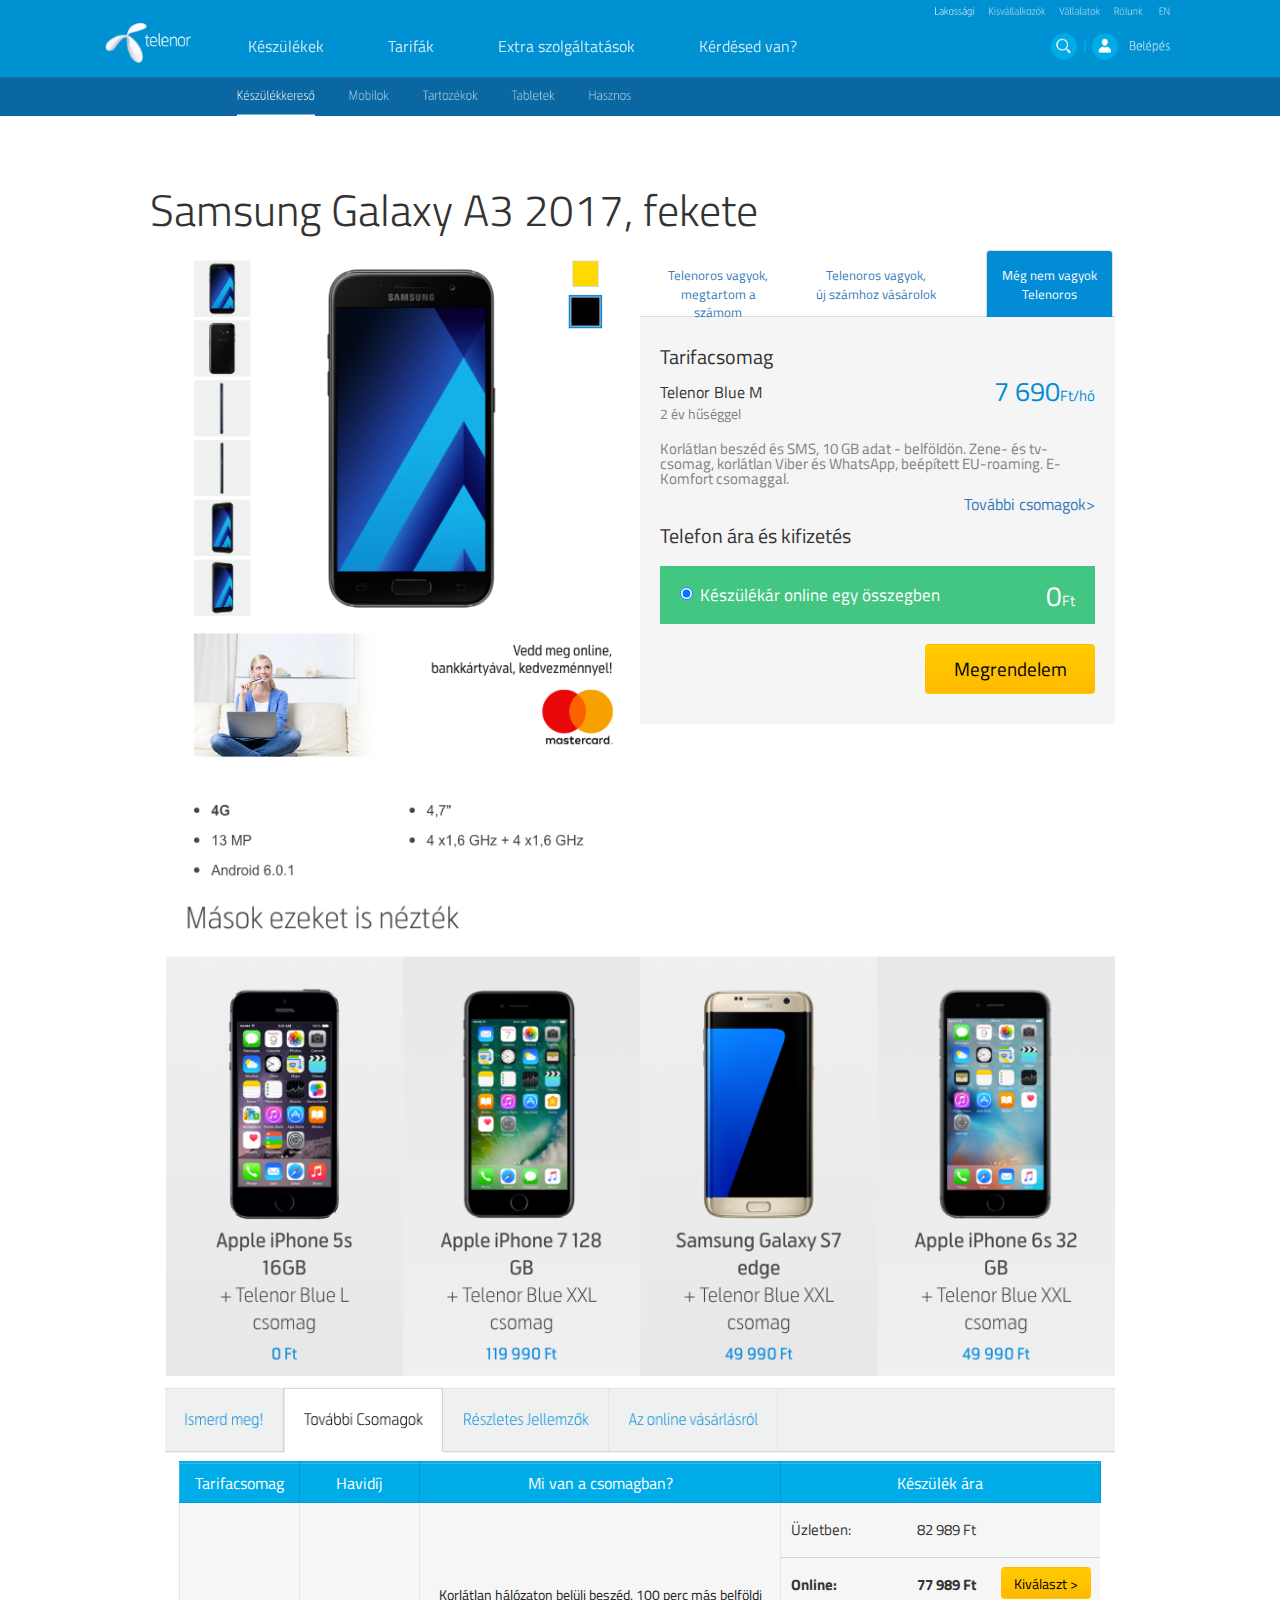
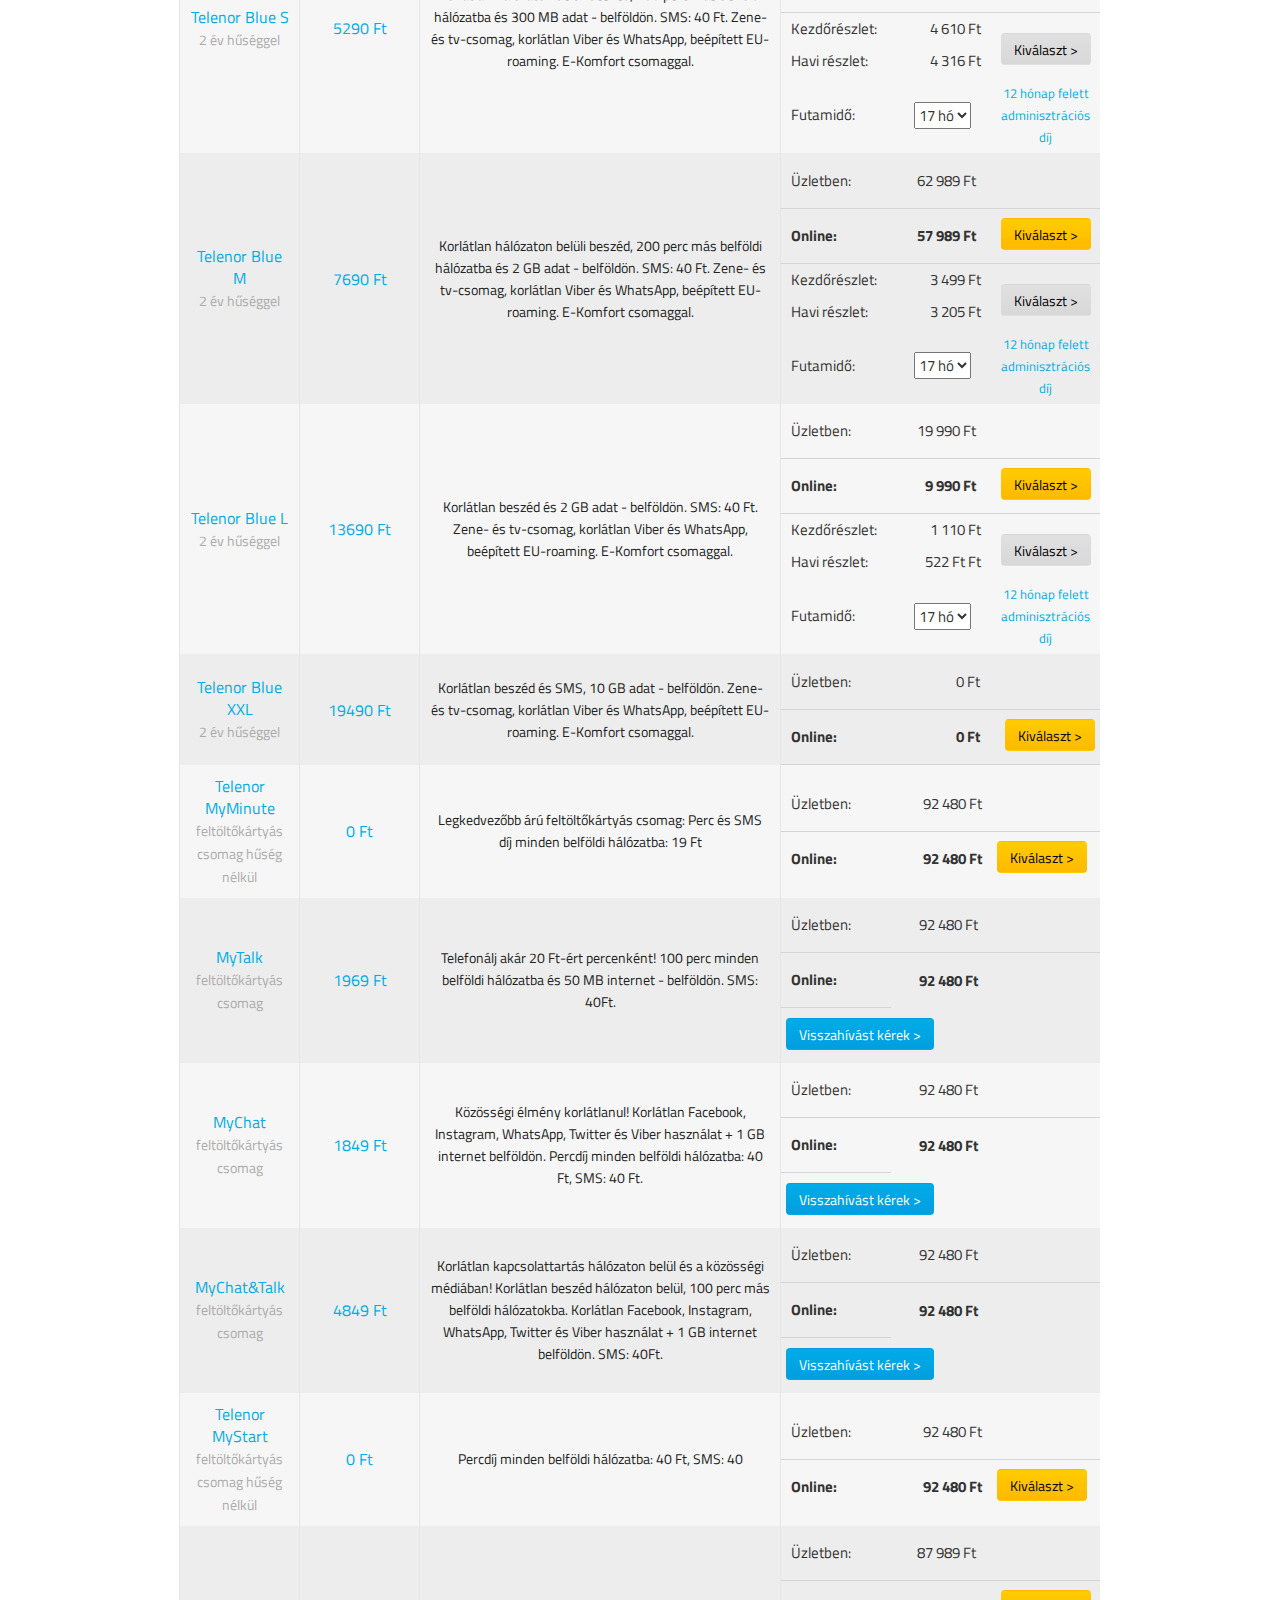
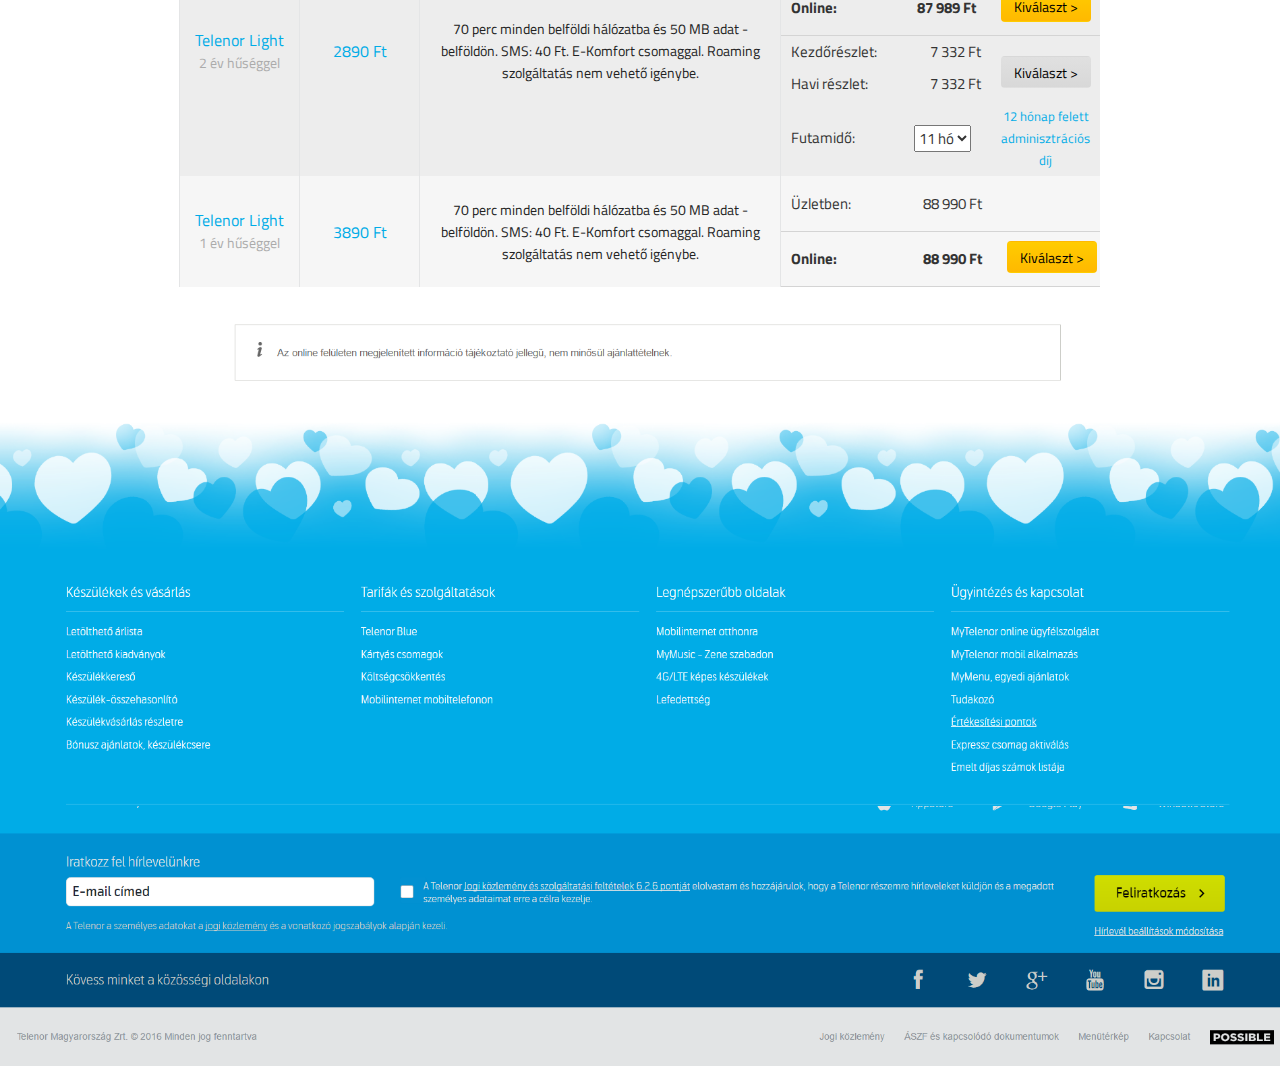
<file: samsung_a3.html>
<!DOCTYPE html>
<html lang="en" class="no-js">
    <head>
        <meta charset="utf-8">
        <meta http-equiv="X-UA-Compatible" content="IE=edge">
        <meta name="viewport" content="width=device-width, initial-scale=1">
        <title>Testbirds prototype</title>
        <meta name="description" content="Testbirds prototype">
        <meta name="keywords" content="html5 template, css3, one page, animations, agency, portfolio, web design">
        <meta name="author" content="Kristof Vizy">    <meta name="viewport" content="width=device-width, initial-scale=1">
        <link href="https://fonts.googleapis.com/css?family=Titillium+Web:300,400,600,700&amp;subset=latin-ext" rel="stylesheet">
        <link rel="shortcut icon" href="favicon.ico">
        <link rel="stylesheet" href="bower_components/bootstrap/dist/css/bootstrap.min.css">
        <link rel="stylesheet" href="css/screen.css">
        <script src="bower_components/jquery/dist/jquery.js"></script>
        <script src="bower_components/bootstrap/dist/js/bootstrap.min.js"></script>
        <script src="js/default.js"></script>
        <title>Testbirds prototype</title>


        <script>
            (function(h,o,t,j,a,r){
                h.hj=h.hj||function(){(h.hj.q=h.hj.q||[]).push(arguments)};
                h._hjSettings={hjid:423831,hjsv:5};
                a=o.getElementsByTagName('head')[0];
                r=o.createElement('script');r.async=1;
                r.src=t+h._hjSettings.hjid+j+h._hjSettings.hjsv;
                a.appendChild(r);
            })(window,document,'//static.hotjar.com/c/hotjar-','.js?sv=');
        </script>
    </head>

<!-- BODY-->




    <body>
      <div class="header">
        <img src="img/header.png">
        <div class="links">
          <a href="index.html">Készülékek</a>
          <a href="https://www.telenor.hu/blue">Tarifák</a>
          <a href="#">Extra szolgáltatások</a>
          <a href="#">Kérdésed van?</a>
        </div>
     </div>

       <div class="wrapper" style="padding-top: 170px;">
         <h1>Samsung Galaxy A3 2017,   fekete</h1>
         <div class="container-fluid">
          <div class="col-md-6 product_img">
            <img src="img/a3.png">

          </div>
          <div class="col-md-6 desc">


            <ul class="nav nav-tabs">
            			<li>
							<a  href="#1" data-toggle="tab">Telenoros vagyok,<br>megtartom a számom</a>
            			</li>
            			<li>
            				<a href="#2" data-toggle="tab">Telenoros vagyok,<br>új számhoz vásárolok</a>
            			</li>
            			<li class="prices_tab active">
            				<a href="#3" data-toggle="tab">Még nem vagyok<br>Telenoros</a>
            			</li>
            		</ul>

            			<div class="tab-content">
            			  <div class="tab-pane" id="1">
                      <img src="img/sms_login.png">
            				</div>
            				<div class="tab-pane" id="2">
                      <img src="img/sms_login.png">
            				</div>
                    <div class="tab-pane tarif active" id="3">
                      <h2 class="n1">Tarifacsomag</h2>
                      <p class="n4 havidij">7 690<span style="font-size: 15px;">Ft/hó</span></p>

                      <p class="n2 tarifacsomag">Telenor Blue M</p>
                      <p class="n3">2 év hűséggel</p>
                      <p class="n5 leiras">Korlátlan beszéd és SMS, 10 GB adat - belföldön. Zene- és tv-csomag, korlátlan Viber és WhatsApp, beépített EU-roaming. E-Komfort csomaggal.</p>
                      <a href="#">További csomagok></a>
                      <h2 class="n6">Telefon ára és kifizetés</h2>
                      <div class="discount" style="display: none">
                        <p class="n2">Online kedvezmény</p>
                        <p class="n7">5 000<span style="font-size: 15px;">Ft</span>
                      </div>
                      <div class="sum active">
                        <label class="radio-inline">
                          <input type="radio" name="optradio" value="egyosszeg" checked="checked">Készülékár online egy összegben</label>
                        <p class="n7">0<span style="font-size: 15px;">Ft</span></p>
                      </div>
                      <div class="reszlet " style="display: none">
                        <label class="radio-inline">
                          <input type="radio" name="optradio" value="reszletre">Részletre</label>
                          <select class="kivalasztott">
                          	<option data-reszlet = "" value="6"><span class="honap">6 hó</span> <span class="havi_reszlet">36498 Ft</span></option>
                        	<option data-reszlet = "" value="7"><span class="honap">7 hó</span> <span class="havi_reszlet">31284 Ft</span></option>
                        	<option data-reszlet = "" value="8"><span class="honap">8 hó</span> <span class="havi_reszlet">27373 Ft</span></option>
                        	<option data-reszlet = "" value="9"><span class="honap">9 hó</span> <span class="havi_reszlet">24332 Ft</span></option>
                        	<option data-reszlet = "" value="10"><span class="honap">10 hó</span> <span class="havi_reszlet">21899 Ft</span></option>
                        	<option data-reszlet = "" value="11"><span class="honap">11 hó</span> <span class="havi_reszlet">19908 Ft</span></option>
                        	<option data-reszlet = "" value="12"><span class="honap">12 hó</span> <span class="havi_reszlet">18249 Ft</span></option>
                        	<option data-reszlet = "" value="13"><span class="honap">13 hó</span> <span class="havi_reszlet">16845 Ft</span></option>
                        	<option data-reszlet = "" value="14"><span class="honap">14 hó</span> <span class="havi_reszlet">15642 Ft</span></option>
                        	<option data-reszlet = "" value="15"><span class="honap">15 hó</span> <span class="havi_reszlet">14599 Ft</span></option>
                        	<option data-reszlet = "" value="16"><span class="honap">16 hó</span> <span class="havi_reszlet">13686 Ft</span></option>
                        	<option data-reszlet = "" value="17"><span class="honap">17 hó</span> <span class="havi_reszlet">12881 Ft</span></option>
                        	<option data-reszlet = "" value="18"><span class="honap">18 hó</span> <span class="havi_reszlet">12166 Ft</span></option>
                        	<option data-reszlet = "" value="19"><span class="honap">19 hó</span> <span class="havi_reszlet">11525 Ft</span></option>
                        	<option data-reszlet = "" value="20"><span class="honap">20 hó</span> <span class="havi_reszlet">10949 Ft</span></option>
                        	<option data-reszlet = "" value="21"><span class="honap">21 hó</span> <span class="havi_reszlet">10428 Ft</span></option>
                        	<option selected="selected" data-reszlet = "" value="22"><span class="honap">22 hó</span><span class="havi_reszlet">4090 Ft</span></option>
                          </select>
                          </select>
                        <div class="hold">
                          <p class="n7">Kezdőrészlet:</span></p>

                          <p class="n7 kezdoreszlet">0<span style="font-size: 15px;">Ft</span></p>
                        </div>
                        <a href="#">12 hónap felett adminisztrációs díj</a>
                      </div>
                    <div class="buttonholder">
                      <button type="button" class="btn btn-yellow addtocart">Megrendelem</button>
            				</div>
            			</div>
              </div>
          </div>
          <img class="others" src="img/others.png">
         </div>
         <div class="container-fluid table">
           <img class="tabs" src="img/tabs.png">
           <table class="mytable" style="width: 97%;margin: 0 auto;">
            <tr class="tr">
              <th>Tarifacsomag</th>
              <th>Havidíj</th>
              <th>Mi van a csomagban?</th>
              <th>Készülék ára</th>







            </tr>
            <tr class="tr">
              <td class="td">Telenor Blue S<br><span style="color: #ababab; font-size: 14px;">2 év hűséggel</span></td>
              <td class="td">5290 Ft</td>
              <td class="td">Korlátlan hálózaton belüli beszéd, 100 perc más belföldi hálózatba és 300 MB adat - belföldön.
SMS: 40 Ft. Zene- és tv-csomag, korlátlan Viber és WhatsApp, beépített EU-roaming. E-Komfort csomaggal.</td>
              <td class="tr" style="width: 320px;">
                  <table>
                    <tr class="sectr">
                      <td class="sec left">Üzletben:</td>
                      <td class="sec right">82 989 Ft</td>
                    </tr>
                    <tr class="sectr">
                      <td class="sec online left">Online:</td>
                      <td class="sec online right">77 989 Ft</td>
                      <td style="border-top: 1px solid #d4d4d4;"><button type="button" name = "kivalaszt_online" class="btn btn-yellow">Kiválaszt ></button></td>
                    </tr>
                    <tr class="sectr_">
                      <td class="sec left">Kezdőrészlet:</td>
                      <td class="sec right">4 610 Ft</td>
                    </tr>
                    <tr class="sectr_">
                      <td class="sec left">Havi részlet:</td>
                      <td class="sec right"><span class="torlesztoreszlet">4 316</span> Ft</td>
                      <td><button type="button" name = "kivalaszt_havi" class="btn btn-yellow" style="background-image: -webkit-linear-gradient( bottom , #d8d8d8, #e0e0e0);background-image: linear-gradient(to top, #d8d8d8, #e0e0e0);">Kiválaszt ></button></td>
                    </tr>
                    <tr class="sectr_">
                      <td class="sec left">Futamidő:</td>
                      <td class="sec">
                        <select name="futamido">
                        	<option data-reszlet = "12229" value="6">6 hó</option>
                        	<option data-reszlet = "10482" value="7" >7 hó</option>
                        	<option data-reszlet = "9172" value="8">8 hó</option>
                        	<option data-reszlet = "8153" value="9">9 hó</option>
                        	<option data-reszlet = "7337" value="10">10 hó</option>
                        	<option data-reszlet = "6670" value="11">11 hó</option>
                        	<option data-reszlet = "6114" value="12">12 hó</option>
                        	<option data-reszlet = "5644" value="13">13 hó</option>
                        	<option data-reszlet = "5241" value="14">14 hó</option>
                        	<option data-reszlet = "4891" value="15">15 hó</option>
                        	<option data-reszlet = "4586" value="16">16 hó</option>
                        	<option selected="selected" data-reszlet = "4316" value="17">17 hó</option>
                        </select>
                      </td>
                      <td class="sec" style="color: #00ace7; font-size: 13px;">
                        12 hónap felett adminisztrációs díj
                      </td>
                    </tr>
                  </table>
              </td>
            </tr>









            <tr class="tr">
              <td class="td">Telenor Blue M<br><span style="color: #ababab; font-size: 14px;">2 év hűséggel</span></td>
              <td class="td">7690 Ft</td>
              <td class="td">Korlátlan hálózaton belüli beszéd, 200 perc más belföldi hálózatba és 2 GB adat - belföldön. SMS: 40 Ft. Zene- és tv-csomag, korlátlan Viber és WhatsApp, beépített EU-roaming. E-Komfort csomaggal.	</td>
              <td class="tr" style="width: 320px;">
                  <table class="grey">
                    <tr class="sectr">
                      <td class="sec left">Üzletben:</td>
                      <td class="sec right">62 989 Ft</td>
                    </tr>
                    <tr class="sectr">
                      <td class="sec online left">Online:</td>
                      <td class="sec online right">57 989 Ft</td>
                      <td style="border-top: 1px solid #d4d4d4;"><button type="button"  name = "kivalaszt_online" class="btn btn-yellow">Kiválaszt ></button></td>
                    </tr>
                    <tr class="sectr_">
                      <td class="sec left">Kezdőrészlet:</td>
                      <td class="sec right">3 499 Ft</td>
                    </tr>
                    <tr class="sectr_">
                      <td class="sec left">Havi részlet:</td>
                      <td class="sec right"><span class="torlesztoreszlet">3 205</span> Ft</td>
                      <td><button type="button"  name = "kivalaszt_havi" class="btn btn-yellow" style="background-image: -webkit-linear-gradient( bottom , #d8d8d8, #e0e0e0);background-image: linear-gradient(to top, #d8d8d8, #e0e0e0);">Kiválaszt ></button></td>
                    </tr>
                    <tr class="sectr_">
                      <td class="sec left">Futamidő:</td>
                      <td class="sec">
                       <select name="futamido">
                        	<option data-reszlet = "9081" value="6">6 hó</option>
                        	<option data-reszlet = "7784" value="7" >7 hó</option>
                        	<option data-reszlet = "6811" value="8">8 hó</option>
                        	<option data-reszlet = "6054" value="9">9 hó</option>
                        	<option data-reszlet = "5449" value="10">10 hó</option>
                        	<option data-reszlet = "4953" value="11">11 hó</option>
                        	<option data-reszlet = "4540" value="12">12 hó</option>
                        	<option data-reszlet = "4191" value="13">13 hó</option>
                        	<option data-reszlet = "3892" value="14">14 hó</option>
                        	<option data-reszlet = "3632" value="15">15 hó</option>
                        	<option data-reszlet = "3405" value="16">16 hó</option>
                        	<option selected="selected" data-reszlet = "3205" value="17">17 hó</option>
                        </select>
                      </td>
                      <td class="sec" style="color: #00ace7; font-size: 13px;">
                        12 hónap felett adminisztrációs díj
                      </td>
                    </tr>
                  </table>
              </td>
            </tr>





            <tr class="tr">
              <td class="td">Telenor Blue L<br><span style="color: #ababab; font-size: 14px;">2 év hűséggel</span></td>
              <td class="td">13690 Ft</td>
              <td class="td">Korlátlan beszéd és 2 GB adat - belföldön. SMS: 40 Ft. Zene- és tv-csomag, korlátlan Viber és WhatsApp, beépített EU-roaming. E-Komfort csomaggal.</td>
              <td class="tr" style="width: 320px;">
                  <table>
                    <tr class="sectr">
                      <td class="sec left">Üzletben:</td>
                      <td class="sec right">19 990 Ft</td>
                    </tr>
                    <tr class="sectr">
                      <td class="sec online left">Online:</td>
                      <td class="sec online right">9 990 Ft</td>
                      <td style="border-top: 1px solid #d4d4d4;"><button  name = "kivalaszt_online" type="button" class="btn btn-yellow">Kiválaszt ></button></td>
                    </tr>
                    <tr class="sectr_">
                      <td class="sec left">Kezdőrészlet:</td>
                      <td class="sec right">1 110 Ft</td>
                    </tr>
                    <tr class="sectr_">
                      <td class="sec left">Havi részlet:</td>
                      <td class="sec right"><span class="torlesztoreszlet">522 Ft</span> Ft</td>
                      <td><button type="button" name = "kivalaszt_havi"  class="btn btn-yellow" style="background-image: -webkit-linear-gradient( bottom , #d8d8d8, #e0e0e0);background-image: linear-gradient(to top, #d8d8d8, #e0e0e0);">Kiválaszt ></button></td>
                    </tr>
                    <tr class="sectr_">
                      <td class="sec left">Futamidő:</td>
                      <td class="sec">
                        <select name="futamido">
                        	<option data-reszlet = "1480" value="6">6 hó</option>
                        	<option data-reszlet = "1268" value="7" >7 hó</option>
                        	<option data-reszlet = "1110" value="8">8 hó</option>
                        	<option data-reszlet = "986" value="9">9 hó</option>
                        	<option data-reszlet = "888" value="10">10 hó</option>
                        	<option data-reszlet = "807" value="11">11 hó</option>
                        	<option data-reszlet = "740" value="12">12 hó</option>
                        	<option data-reszlet = "683" value="13">13 hó</option>
                        	<option data-reszlet = "634" value="14">14 hó</option>
                        	<option data-reszlet = "592" value="15">15 hó</option>
                        	<option data-reszlet = "555" value="16">16 hó</option>
                        	<option selected="selected" data-reszlet = "522" value="17">17 hó</option>
                        </select>
                      </td>
                      <td class="sec" style="color: #00ace7; font-size: 13px;">
                        12 hónap felett adminisztrációs díj
                      </td>
                    </tr>
                  </table>
              </td>
            </tr>




            <tr class="tr">
              <td class="td">Telenor Blue XXL<br><span style="color: #ababab; font-size: 14px;">2 év hűséggel</span></td>
              <td class="td">19490 Ft</td>
              <td class="td">Korlátlan beszéd és SMS, 10 GB adat - belföldön. Zene- és tv-csomag, korlátlan Viber és WhatsApp, beépített EU-roaming. E-Komfort csomaggal.</td>
              <td class="tr" style="width: 320px;">
                  <table class="grey">
                    <tr class="sectr">
                      <td class="sec left">Üzletben:</td>
                      <td class="sec right">0 Ft</td>
                    </tr>
                    <tr class="sectr">
                      <td class="sec online left">Online:</td>
                      <td class="sec online right">0 Ft</td>
                      <td style="border-top: 1px solid #d4d4d4; width: 170px;"><button  name = "kivalaszt_online" type="button" class="btn btn-yellow">Kiválaszt ></button></td>
                    </tr>
                  </table>
              </td>
            </tr>





            <tr class="tr">
              <td class="td">Telenor MyMinute<br><span style="color: #ababab; font-size: 14px;">feltöltőkártyás csomag hűség nélkül</span></td>
              <td class="td">0 Ft</td>
              <td class="td">Legkedvezőbb árú feltöltőkártyás csomag: Perc és SMS díj minden belföldi hálózatba: 19 Ft</td>
              <td class="tr" style="width: 320px;">
                  <table>
                    <tr class="sectr">
                      <td class="sec left">Üzletben:</td>
                      <td class="sec right">92 480 Ft</td>
                    </tr>
                    <tr class="sectr" style="border-bottom: none;">
                      <td class="sec online left">Online:</td>
                      <td class="sec online right">92 480 Ft</td>
                      <td style="border-top: 1px solid #d4d4d4; width: 170px;"><button name = "kivalaszt_online"  type="button" class="btn btn-yellow" style="margin-left: 5px;">Kiválaszt ></button></td>
                    </tr>

                  </table>
              </td>
            </tr>



            <tr class="tr">
              <td class="td">MyTalk<br><span style="color: #ababab; font-size: 14px;">feltöltőkártyás csomag</span></td>
              <td class="td">1969 Ft</td>
              <td class="td">Telefonálj akár 20 Ft-ért percenként! 100 perc minden belföldi hálózatba és 50 MB internet - belföldön. SMS: 40Ft.</td>
              <td class="tr" style="width: 320px;">
                  <table class="grey">
                    <tr class="sectr">
                      <td class="sec left">Üzletben:</td>
                      <td class="sec right">92 480 Ft</td>
                      <td class="sec right" style="width: 170px;"></td>
                    </tr>
                    <tr class="sectr" style="border-bottom: none;">
                      <td class="sec online left" style="border-bottom: 0px;">Online:</td>
                      <td class="sec online right">92 480 Ft</td>
                    </tr>
                    <tr class="sectr" style="border-bottom: none;">
                      <td style="border-top: 1px solid #d4d4d4;"><button type="button" class="btn btn-yellow blue" style="margin-left: 5px;">Visszahívást kérek ></button></td>

                    </tr>
                  </table>
              </td>
            </tr>




            <tr class="tr">
              <td class="td">MyChat<br><span style="color: #ababab; font-size: 14px;">feltöltőkártyás csomag</span></td>
              <td class="td">1849 Ft</td>
              <td class="td">Közösségi élmény korlátlanul! Korlátlan Facebook, Instagram, WhatsApp, Twitter és Viber használat + 1 GB internet belföldön. Percdíj minden belföldi hálózatba: 40 Ft, SMS: 40 Ft.</td>
              <td class="tr" style="width: 320px;">
                  <table>
                    <tr class="sectr">
                      <td class="sec left">Üzletben:</td>
                      <td class="sec right">92 480 Ft</td>
                      <td class="sec right" style="width: 170px;"></td>
                    </tr>
                    <tr class="sectr" style="border-bottom: none;">
                      <td class="sec online left" style="border-bottom: 0px;">Online:</td>
                      <td class="sec online right">92 480 Ft</td>
                    </tr>
                    <tr class="sectr" style="border-bottom: none;">
                      <td style="border-top: 1px solid #d4d4d4;"><button type="button"   class="btn btn-yellow blue" style="margin-left: 5px;">Visszahívást kérek ></button></td>

                    </tr>
                  </table>
              </td>
            </tr>





            <tr class="tr">
              <td class="td">MyChat&Talk<br><span style="color: #ababab; font-size: 14px;">feltöltőkártyás csomag</span></td>
              <td class="td">4849 Ft</td>
              <td class="td">Korlátlan kapcsolattartás hálózaton belül és a közösségi médiában! Korlátlan beszéd hálózaton belül, 100 perc más belföldi hálózatokba. Korlátlan Facebook, Instagram, WhatsApp, Twitter és Viber használat + 1 GB internet belföldön. SMS: 40Ft.</td>
              <td class="tr" style="width: 320px;">
                  <table class="grey">
                    <tr class="sectr">
                      <td class="sec left">Üzletben:</td>
                      <td class="sec right">92 480 Ft</td>
                      <td class="sec right" style="width: 170px;"></td>
                    </tr>
                    <tr class="sectr" style="border-bottom: none;">
                      <td class="sec online left" style="border-bottom: 0px;">Online:</td>
                      <td class="sec online right">92 480 Ft</td>
                    </tr>
                    <tr class="sectr" style="border-bottom: none;">
                      <td style="border-top: 1px solid #d4d4d4;"><button type="button"   class="btn btn-yellow blue" style="margin-left: 5px;">Visszahívást kérek ></button></td>

                    </tr>
                  </table>
              </td>
            </tr>


            <tr class="tr">
              <td class="td">Telenor MyStart<br><span style="color: #ababab; font-size: 14px;">feltöltőkártyás csomag hűség nélkül</span></td>
              <td class="td">0 Ft</td>
              <td class="td">Percdíj minden belföldi hálózatba: 40 Ft, SMS: 40 <Ft class=""></Ft></td>
              <td class="tr" style="width: 320px;">
                  <table>
                    <tr class="sectr">
                      <td class="sec left">Üzletben:</td>
                      <td class="sec right">92 480 Ft</td>
                    </tr>
                    <tr class="sectr" style="border-bottom: none;">
                      <td class="sec online left">Online:</td>
                      <td class="sec online right">92 480 Ft</td>
                      <td style="border-top: 1px solid #d4d4d4; width: 170px;"><button name = "kivalaszt_online"  type="button" class="btn btn-yellow" style="margin-left: 5px;">Kiválaszt ></button></td>
                    </tr>

                  </table>
              </td>
            </tr>




            <tr class="tr">
              <td class="td">Telenor Light<br><span style="color: #ababab; font-size: 14px;">2 év hűséggel</span></td>
              <td class="td">2890 Ft</td>
              <td class="td">70 perc minden belföldi hálózatba és 50 MB adat - belföldön. SMS: 40 Ft. E-Komfort csomaggal. Roaming szolgáltatás nem vehető igénybe.</td>
              <td class="tr" style="width: 320px;">
                  <table class="grey">
                    <tr class="sectr">
                      <td class="sec left">Üzletben:</td>
                      <td class="sec right">87 989 Ft</td>
                    </tr>
                    <tr class="sectr">
                      <td class="sec online left">Online:</td>
                      <td class="sec online right">87 989 Ft</td>
                      <td style="border-top: 1px solid #d4d4d4;"><button name = "kivalaszt_online" type="button" class="btn btn-yellow">Kiválaszt ></button></td>
                    </tr>
                    <tr class="sectr_">
                      <td class="sec left">Kezdőrészlet:</td>
                      <td class="sec right">7 332 Ft</td>
                    </tr>
                    <tr class="sectr_">
                      <td class="sec left">Havi részlet:</td>
                      <td class="sec right"><span class="torlesztoreszlet">7 332</span> Ft</td>
                      <td><button type="button"  name = "kivalaszt_havi" class="btn btn-yellow" style="background-image: -webkit-linear-gradient( bottom , #d8d8d8, #e0e0e0);background-image: linear-gradient(to top, #d8d8d8, #e0e0e0);">Kiválaszt ></button></td>
                    </tr>
                    <tr class="sectr_">
                      <td class="sec left">Futamidő:</td>
                      <td class="sec">
                       <select name="futamido">
                        	<option data-reszlet = "13442" value="6">6 hó</option>
                        	<option data-reszlet = "11522" value="7" >7 hó</option>
                        	<option data-reszlet = "10082" value="8">8 hó</option>
                        	<option data-reszlet = "8961" value="9">9 hó</option>
                        	<option data-reszlet = "8065" value="10">10 hó</option>
                        	<option selected="selected" data-reszlet = "7332" value="11">11 hó</option>
                        </select>
                      </td>
                      <td class="sec" style="color: #00ace7; font-size: 13px;">
                        12 hónap felett adminisztrációs díj
                      </td>
                    </tr>
                  </table>
              </td>
            </tr>





            <tr class="tr">
              <td class="td">Telenor Light<br><span style="color: #ababab; font-size: 14px;">1 év hűséggel</span></td>
              <td class="td">3890 Ft</td>
              <td class="td">70 perc minden belföldi hálózatba és 50 MB adat - belföldön. SMS: 40 Ft. E-Komfort csomaggal. Roaming szolgáltatás nem vehető igénybe.</td>
              <td class="tr" style="width: 320px;">
                  <table>
                    <tr class="sectr">
                      <td class="sec left">Üzletben:</td>
                      <td class="sec right">88 990 Ft</td>
                    </tr>
                    <tr class="sectr">
                      <td class="sec online left">Online:</td>
                      <td class="sec online right">88 990 Ft</td>
                      <td style="border-top: 1px solid #d4d4d4; width: 170px;"><button name = "kivalaszt_online" type="button" class="btn btn-yellow">Kiválaszt ></button></td>
                    </tr>

                  </table>
              </td>
            </tr>





          </table>
         </div>
       </div>
       <div class="footer">
        <img src="img/footer.png">
       </div>
    </body>

<!-- FOOTER-->


    <footer>
    </footer>
</file>
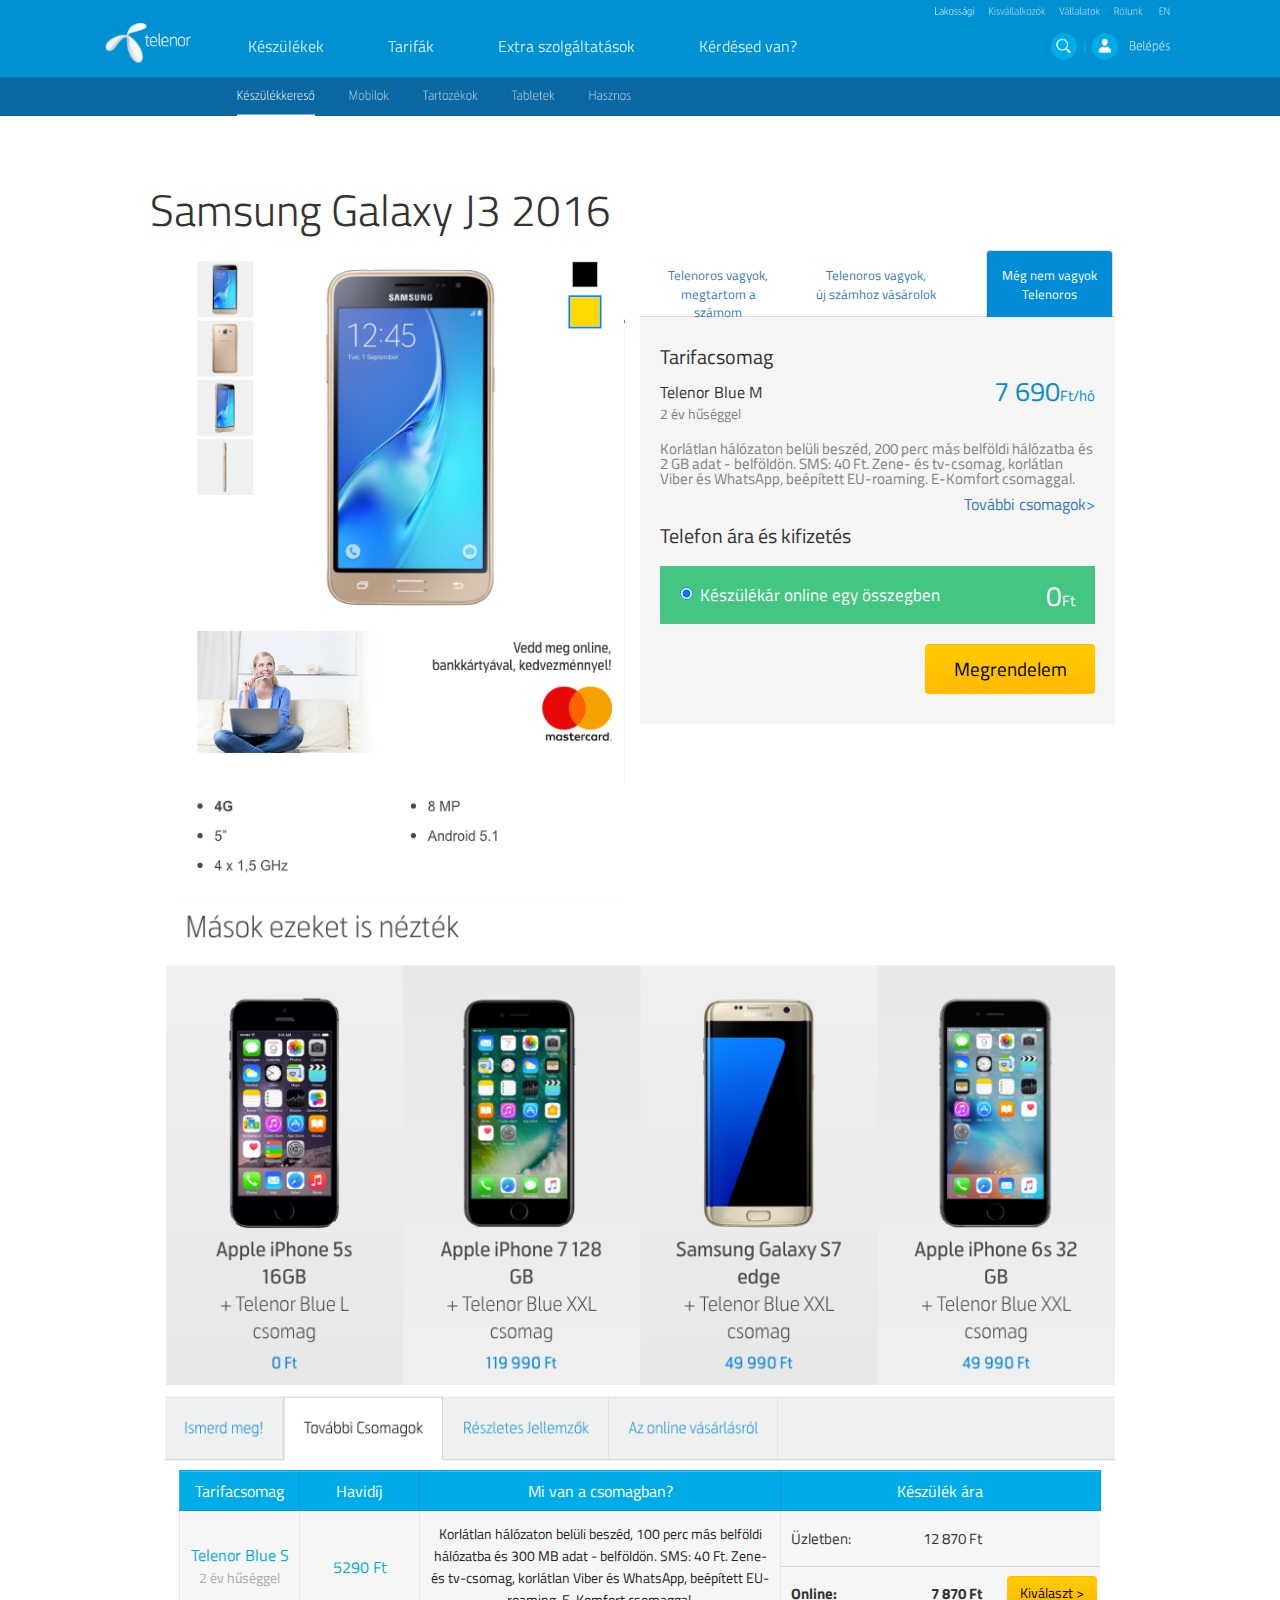
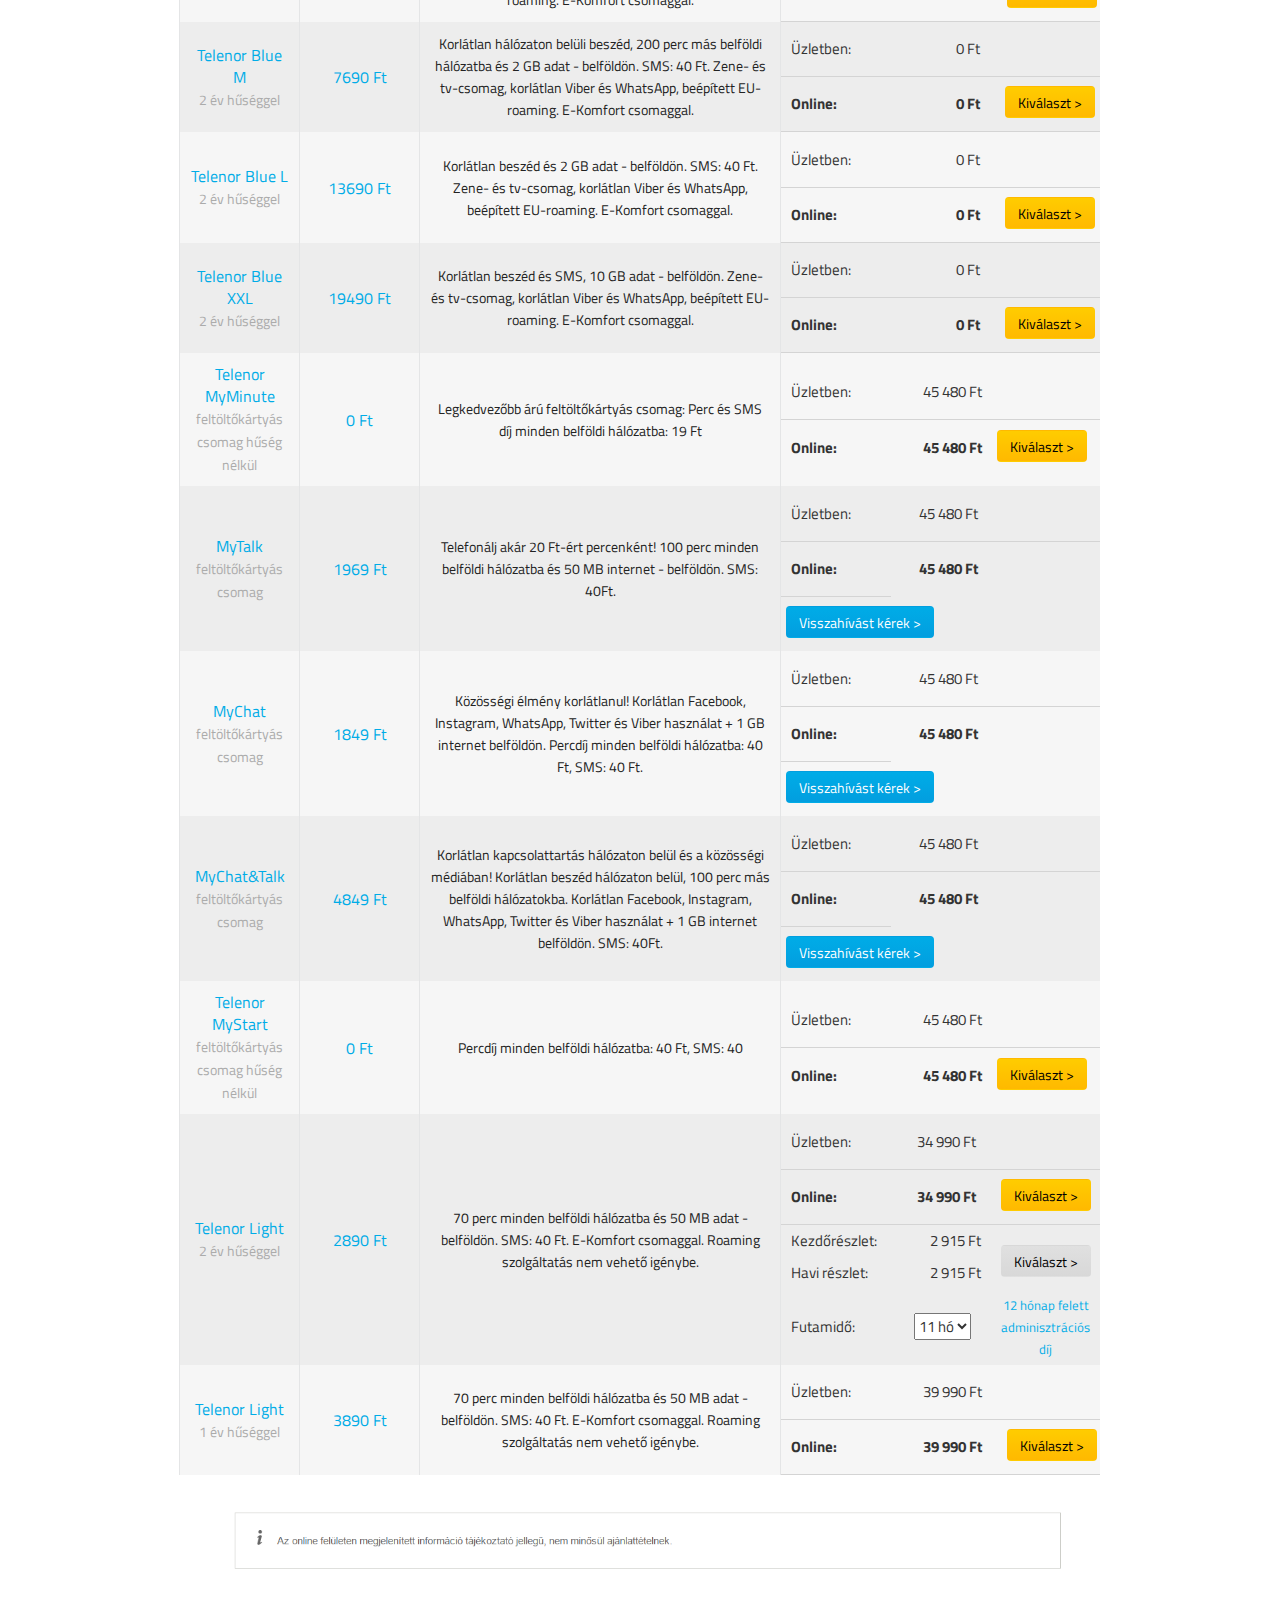
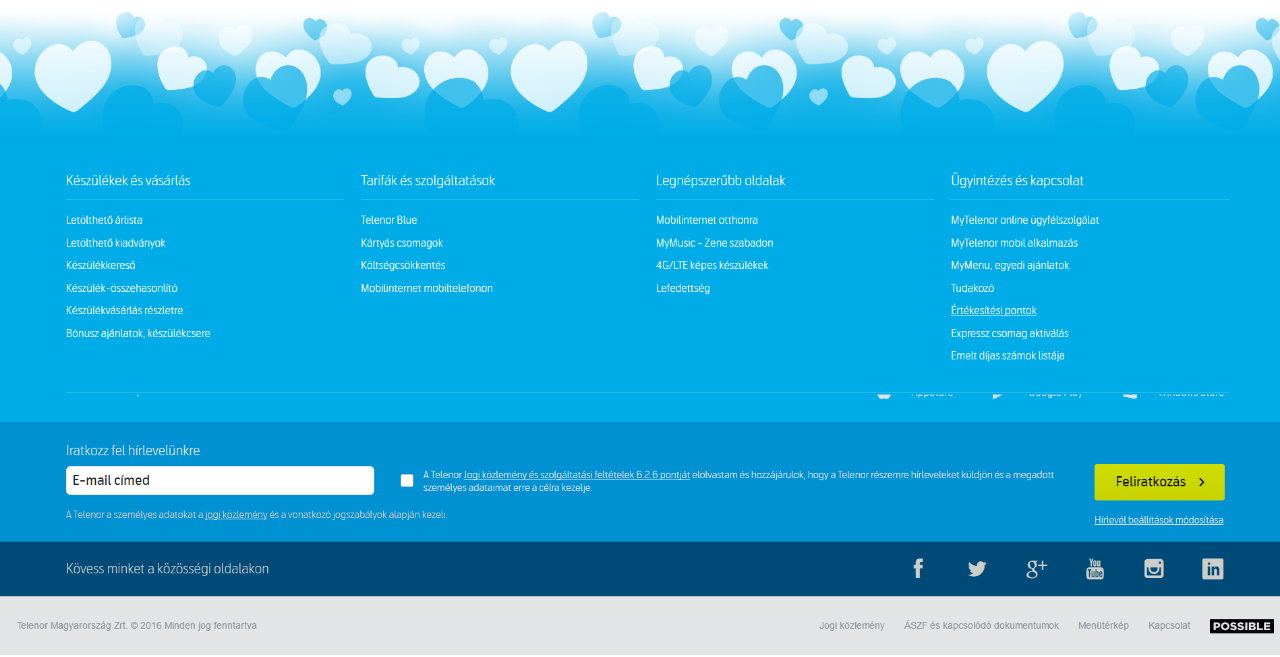
<file: samsung_j3.html>
<!DOCTYPE html>
<html lang="en" class="no-js">
    <head>
        <meta charset="utf-8">
        <meta http-equiv="X-UA-Compatible" content="IE=edge">
        <meta name="viewport" content="width=device-width, initial-scale=1">
        <title>Testbirds prototype</title>
        <meta name="description" content="Testbirds prototype">
        <meta name="keywords" content="html5 template, css3, one page, animations, agency, portfolio, web design">
        <meta name="author" content="Kristof Vizy">    <meta name="viewport" content="width=device-width, initial-scale=1">
        <link href="https://fonts.googleapis.com/css?family=Titillium+Web:300,400,600,700&amp;subset=latin-ext" rel="stylesheet">
        <link rel="shortcut icon" href="favicon.ico">
        <link rel="stylesheet" href="bower_components/bootstrap/dist/css/bootstrap.min.css">
        <link rel="stylesheet" href="css/screen.css">
        <script src="bower_components/jquery/dist/jquery.js"></script>
        <script src="bower_components/bootstrap/dist/js/bootstrap.min.js"></script>
        <script src="js/default.js"></script>
        <title>Testbirds prototype</title>
        <script>
            (function(h,o,t,j,a,r){
                h.hj=h.hj||function(){(h.hj.q=h.hj.q||[]).push(arguments)};
                h._hjSettings={hjid:423831,hjsv:5};
                a=o.getElementsByTagName('head')[0];
                r=o.createElement('script');r.async=1;
                r.src=t+h._hjSettings.hjid+j+h._hjSettings.hjsv;
                a.appendChild(r);
            })(window,document,'//static.hotjar.com/c/hotjar-','.js?sv=');
        </script>
    </head>

<!-- BODY-->




    <body>
      <div class="header">
        <img src="img/header.png">
        <div class="links">
          <a href="index.html">Készülékek</a>
          <a href="https://www.telenor.hu/blue">Tarifák</a>
          <a href="#">Extra szolgáltatások</a>
          <a href="#">Kérdésed van?</a>
        </div>
     </div>

       <div class="wrapper" style="padding-top: 170px;">
         <h1>Samsung Galaxy J3 2016</h1>
         <div class="container-fluid">
          <div class="col-md-6 product_img">
            <img src="img/j3.png">

          </div>
          <div class="col-md-6 desc">


            <ul class="nav nav-tabs">
            			<li >
							<a  href="#1" data-toggle="tab">Telenoros vagyok,<br>megtartom a számom</a>
            			</li>
            			<li>
            				<a href="#2" data-toggle="tab">Telenoros vagyok,<br>új számhoz vásárolok</a>
            			</li>
            			<li class="prices_tab active">
            				<a href="#3" data-toggle="tab">Még nem vagyok<br>Telenoros</a>
            			</li>
            		</ul>

            			<div class="tab-content">
            			  <div class="tab-pane" id="1">
                      <img src="img/sms_login.png">
            				</div>
            				<div class="tab-pane" id="2">
                      <img src="img/sms_login.png">
            				</div>
                    <div class="tab-pane tarif active" id="3">
                      <h2 class="n1">Tarifacsomag</h2>
                      <p class="n4 havidij">7 690<span style="font-size: 15px;">Ft/hó</span></p>

                      <p class="n2 tarifacsomag">Telenor Blue M</p>
                      <p class="n3">2 év hűséggel</p>
                      <p class="n5 leiras">Korlátlan hálózaton belüli beszéd, 200 perc más belföldi hálózatba és 2 GB adat - belföldön. SMS: 40 Ft. Zene- és tv-csomag, korlátlan Viber és WhatsApp, beépített EU-roaming. E-Komfort csomaggal.</p>
                      <a href="#">További csomagok></a>
                      <h2 class="n6">Telefon ára és kifizetés</h2>
                      <div class="discount" style="display: none;">
                        <p class="n2">Online kedvezmény</p>
                        <p class="n7">5 000<span style="font-size: 15px;">Ft</span>
                      </div>
                      <div class="sum active">
                        <label class="radio-inline">
                          <input type="radio" name="optradio" value="egyosszeg" checked="checked">Készülékár online egy összegben</label>
                        <p class="n7">0<span style="font-size: 15px;">Ft</span></p>
                      </div>
                      <div class="reszlet" style="display: none">
                        <label class="radio-inline">
                          <input type="radio" name="optradio" value="reszletre">Részletre</label>
                          <select class="kivalasztott">
                          	<option data-reszlet = "" value="6"><span class="honap">6 hó</span> <span class="havi_reszlet">36498 Ft</span></option>
                        	<option data-reszlet = "" value="7"><span class="honap">7 hó</span> <span class="havi_reszlet">31284 Ft</span></option>
                        	<option data-reszlet = "" value="8"><span class="honap">8 hó</span> <span class="havi_reszlet">27373 Ft</span></option>
                        	<option data-reszlet = "" value="9"><span class="honap">9 hó</span> <span class="havi_reszlet">24332 Ft</span></option>
                        	<option data-reszlet = "" value="10"><span class="honap">10 hó</span> <span class="havi_reszlet">21899 Ft</span></option>
                        	<option data-reszlet = "" value="11"><span class="honap">11 hó</span> <span class="havi_reszlet">19908 Ft</span></option>
                        	<option data-reszlet = "" value="12"><span class="honap">12 hó</span> <span class="havi_reszlet">18249 Ft</span></option>
                        	<option data-reszlet = "" value="13"><span class="honap">13 hó</span> <span class="havi_reszlet">16845 Ft</span></option>
                        	<option data-reszlet = "" value="14"><span class="honap">14 hó</span> <span class="havi_reszlet">15642 Ft</span></option>
                        	<option data-reszlet = "" value="15"><span class="honap">15 hó</span> <span class="havi_reszlet">14599 Ft</span></option>
                        	<option data-reszlet = "" value="16"><span class="honap">16 hó</span> <span class="havi_reszlet">13686 Ft</span></option>
                        	<option data-reszlet = "" value="17"><span class="honap">17 hó</span> <span class="havi_reszlet">12881 Ft</span></option>
                        	<option data-reszlet = "" value="18"><span class="honap">18 hó</span> <span class="havi_reszlet">12166 Ft</span></option>
                        	<option data-reszlet = "" value="19"><span class="honap">19 hó</span> <span class="havi_reszlet">11525 Ft</span></option>
                        	<option data-reszlet = "" value="20"><span class="honap">20 hó</span> <span class="havi_reszlet">10949 Ft</span></option>
                        	<option data-reszlet = "" value="21"><span class="honap">21 hó</span> <span class="havi_reszlet">10428 Ft</span></option>
                        	<option selected="selected" data-reszlet = "" value="22"><span class="honap">22 hó</span><span class="havi_reszlet">4090 Ft</span></option>
                          </select>
                          </select>
                        <div class="hold">
                          <p class="n7">Kezdőrészlet:</span></p>

                          <p class="n7 kezdoreszlet">0<span style="font-size: 15px;">Ft</span></p>
                        </div>
                        <a href="#">12 hónap felett adminisztrációs díj</a>
                      </div>
                    <div class="buttonholder">
                      <button type="button" class="btn btn-yellow addtocart">Megrendelem</button>
            				</div>
            			</div>
              </div>
          </div>
          <img class="others" src="img/others.png">
         </div>
         <div class="container-fluid table">
           <img class="tabs" src="img/tabs.png">
           <table class="mytable" style="width: 97%;margin: 0 auto;">
            <tr class="tr">
              <th>Tarifacsomag</th>
              <th>Havidíj</th>
              <th>Mi van a csomagban?</th>
              <th>Készülék ára</th>







            </tr>
            <tr class="tr">
              <td class="td">Telenor Blue S<br><span style="color: #ababab; font-size: 14px;">2 év hűséggel</span></td>
              <td class="td">5290 Ft</td>
              <td class="td">Korlátlan hálózaton belüli beszéd, 100 perc más belföldi hálózatba és 300 MB adat - belföldön.
SMS: 40 Ft. Zene- és tv-csomag, korlátlan Viber és WhatsApp, beépített EU-roaming. E-Komfort csomaggal.</td>
              <td class="tr" style="width: 320px;">
                  <table>
                    <tr class="sectr">
                      <td class="sec left">Üzletben:</td>
                      <td class="sec right">12 870 Ft</td>
                    </tr>
                    <tr class="sectr">
                      <td class="sec online left">Online:</td>
                      <td class="sec online right">7 870 Ft</td>
                      <td style="border-top: 1px solid #d4d4d4; width: 170px;"><button type="button" name = "kivalaszt_online" class="btn btn-yellow">Kiválaszt ></button></td>
                    </tr>
                  </table>
              </td>
            </tr>









            <tr class="tr">
              <td class="td">Telenor Blue M<br><span style="color: #ababab; font-size: 14px;">2 év hűséggel</span></td>
              <td class="td">7690 Ft</td>
              <td class="td">Korlátlan hálózaton belüli beszéd, 200 perc más belföldi hálózatba és 2 GB adat - belföldön. SMS: 40 Ft. Zene- és tv-csomag, korlátlan Viber és WhatsApp, beépített EU-roaming. E-Komfort csomaggal.	</td>
              <td class="tr" style="width: 320px;">
                  <table class="grey">
                    <tr class="sectr">
                      <td class="sec left">Üzletben:</td>
                      <td class="sec right">0 Ft</td>
                    </tr>
                    <tr class="sectr">
                      <td class="sec online left">Online:</td>
                      <td class="sec online right">0 Ft</td>
                      <td style="border-top: 1px solid #d4d4d4; width: 170px;"><button type="button"  name = "kivalaszt_online" class="btn btn-yellow">Kiválaszt ></button></td>
                    </tr>
                  </table>
              </td>
            </tr>





            <tr class="tr">
              <td class="td">Telenor Blue L<br><span style="color: #ababab; font-size: 14px;">2 év hűséggel</span></td>
              <td class="td">13690 Ft</td>
              <td class="td">Korlátlan beszéd és 2 GB adat - belföldön. SMS: 40 Ft. Zene- és tv-csomag, korlátlan Viber és WhatsApp, beépített EU-roaming. E-Komfort csomaggal.</td>
              <td class="tr" style="width: 320px;">
                  <table>
                    <tr class="sectr">
                      <td class="sec left">Üzletben:</td>
                      <td class="sec right">0 Ft</td>
                    </tr>
                    <tr class="sectr">
                      <td class="sec online left">Online:</td>
                      <td class="sec online right">0 Ft</td>
                      <td style="border-top: 1px solid #d4d4d4; width: 170px;"><button  name = "kivalaszt_online" type="button" class="btn btn-yellow">Kiválaszt ></button></td>
                    </tr>
                  </table>
              </td>
            </tr>




            <tr class="tr">
              <td class="td">Telenor Blue XXL<br><span style="color: #ababab; font-size: 14px;">2 év hűséggel</span></td>
              <td class="td">19490 Ft</td>
              <td class="td">Korlátlan beszéd és SMS, 10 GB adat - belföldön. Zene- és tv-csomag, korlátlan Viber és WhatsApp, beépített EU-roaming. E-Komfort csomaggal.</td>
              <td class="tr" style="width: 320px;">
                  <table class="grey">
                    <tr class="sectr">
                      <td class="sec left">Üzletben:</td>
                      <td class="sec right">0 Ft</td>
                    </tr>
                    <tr class="sectr">
                      <td class="sec online left">Online:</td>
                      <td class="sec online right">0 Ft</td>
                      <td style="border-top: 1px solid #d4d4d4; width: 170px;"><button  name = "kivalaszt_online" type="button" class="btn btn-yellow">Kiválaszt ></button></td>
                    </tr>
                  </table>
              </td>
            </tr>





            <tr class="tr">
              <td class="td">Telenor MyMinute<br><span style="color: #ababab; font-size: 14px;">feltöltőkártyás csomag hűség nélkül</span></td>
              <td class="td">0 Ft</td>
              <td class="td">Legkedvezőbb árú feltöltőkártyás csomag: Perc és SMS díj minden belföldi hálózatba: 19 Ft</td>
              <td class="tr" style="width: 320px;">
                  <table>
                    <tr class="sectr">
                      <td class="sec left">Üzletben:</td>
                      <td class="sec right">45 480 Ft</td>
                    </tr>
                    <tr class="sectr" style="border-bottom: none;">
                      <td class="sec online left">Online:</td>
                      <td class="sec online right">45 480 Ft</td>
                      <td style="border-top: 1px solid #d4d4d4; width: 170px;"><button name = "kivalaszt_online"  type="button" class="btn btn-yellow" style="margin-left: 5px;">Kiválaszt ></button></td>
                    </tr>

                  </table>
              </td>
            </tr>



            <tr class="tr">
              <td class="td">MyTalk<br><span style="color: #ababab; font-size: 14px;">feltöltőkártyás csomag</span></td>
              <td class="td">1969 Ft</td>
              <td class="td">Telefonálj akár 20 Ft-ért percenként! 100 perc minden belföldi hálózatba és 50 MB internet - belföldön. SMS: 40Ft.</td>
              <td class="tr" style="width: 320px;">
                  <table class="grey">
                    <tr class="sectr">
                      <td class="sec left">Üzletben:</td>
                      <td class="sec right">45 480 Ft</td>
                      <td class="sec right" style="width: 170px;"></td>
                    </tr>
                    <tr class="sectr" style="border-bottom: none;">
                      <td class="sec online left" style="border-bottom: 0px;">Online:</td>
                      <td class="sec online right">45 480 Ft</td>
                    </tr>
                    <tr class="sectr" style="border-bottom: none;">
                      <td style="border-top: 1px solid #d4d4d4;"><button type="button" class="btn btn-yellow blue" style="margin-left: 5px;">Visszahívást kérek ></button></td>

                    </tr>
                  </table>
              </td>
            </tr>




            <tr class="tr">
              <td class="td">MyChat<br><span style="color: #ababab; font-size: 14px;">feltöltőkártyás csomag</span></td>
              <td class="td">1849 Ft</td>
              <td class="td">Közösségi élmény korlátlanul! Korlátlan Facebook, Instagram, WhatsApp, Twitter és Viber használat + 1 GB internet belföldön. Percdíj minden belföldi hálózatba: 40 Ft, SMS: 40 Ft.</td>
              <td class="tr" style="width: 320px;">
                  <table>
                    <tr class="sectr">
                      <td class="sec left">Üzletben:</td>
                      <td class="sec right">45 480 Ft</td>
                      <td class="sec right" style="width: 170px;"></td>
                    </tr>
                    <tr class="sectr" style="border-bottom: none;">
                      <td class="sec online left" style="border-bottom: 0px;">Online:</td>
                      <td class="sec online right">45 480 Ft</td>
                    </tr>
                    <tr class="sectr" style="border-bottom: none;">
                      <td style="border-top: 1px solid #d4d4d4;"><button type="button"   class="btn btn-yellow blue" style="margin-left: 5px;">Visszahívást kérek ></button></td>

                    </tr>
                  </table>
              </td>
            </tr>





            <tr class="tr">
              <td class="td">MyChat&Talk<br><span style="color: #ababab; font-size: 14px;">feltöltőkártyás csomag</span></td>
              <td class="td">4849 Ft</td>
              <td class="td">Korlátlan kapcsolattartás hálózaton belül és a közösségi médiában! Korlátlan beszéd hálózaton belül, 100 perc más belföldi hálózatokba. Korlátlan Facebook, Instagram, WhatsApp, Twitter és Viber használat + 1 GB internet belföldön. SMS: 40Ft.</td>
              <td class="tr" style="width: 320px;">
                  <table class="grey">
                    <tr class="sectr">
                      <td class="sec left">Üzletben:</td>
                      <td class="sec right">45 480 Ft</td>
                      <td class="sec right" style="width: 170px;"></td>
                    </tr>
                    <tr class="sectr" style="border-bottom: none;">
                      <td class="sec online left" style="border-bottom: 0px;">Online:</td>
                      <td class="sec online right">45 480 Ft</td>
                    </tr>
                    <tr class="sectr" style="border-bottom: none;">
                      <td style="border-top: 1px solid #d4d4d4;"><button type="button"   class="btn btn-yellow blue" style="margin-left: 5px;">Visszahívást kérek ></button></td>

                    </tr>
                  </table>
              </td>
            </tr>


            <tr class="tr">
              <td class="td">Telenor MyStart<br><span style="color: #ababab; font-size: 14px;">feltöltőkártyás csomag hűség nélkül</span></td>
              <td class="td">0 Ft</td>
              <td class="td">Percdíj minden belföldi hálózatba: 40 Ft, SMS: 40 <Ft class=""></Ft></td>
              <td class="tr" style="width: 320px;">
                  <table>
                    <tr class="sectr">
                      <td class="sec left">Üzletben:</td>
                      <td class="sec right">45 480 Ft</td>
                    </tr>
                    <tr class="sectr" style="border-bottom: none;">
                      <td class="sec online left">Online:</td>
                      <td class="sec online right">45 480 Ft</td>
                      <td style="border-top: 1px solid #d4d4d4; width: 170px;"><button name = "kivalaszt_online"  type="button" class="btn btn-yellow" style="margin-left: 5px;">Kiválaszt ></button></td>
                    </tr>

                  </table>
              </td>
            </tr>




            <tr class="tr">
              <td class="td">Telenor Light<br><span style="color: #ababab; font-size: 14px;">2 év hűséggel</span></td>
              <td class="td">2890 Ft</td>
              <td class="td">70 perc minden belföldi hálózatba és 50 MB adat - belföldön. SMS: 40 Ft. E-Komfort csomaggal. Roaming szolgáltatás nem vehető igénybe.</td>
              <td class="tr" style="width: 320px;">
                  <table class="grey">
                    <tr class="sectr">
                      <td class="sec left">Üzletben:</td>
                      <td class="sec right">34 990 Ft</td>
                    </tr>
                    <tr class="sectr">
                      <td class="sec online left">Online:</td>
                      <td class="sec online right">34 990 Ft</td>
                      <td style="border-top: 1px solid #d4d4d4;"><button name = "kivalaszt_online" type="button" class="btn btn-yellow">Kiválaszt ></button></td>
                    </tr>
                    <tr class="sectr_">
                      <td class="sec left">Kezdőrészlet:</td>
                      <td class="sec right">2 915 Ft</td>
                    </tr>
                    <tr class="sectr_">
                      <td class="sec left">Havi részlet:</td>
                      <td class="sec right"><span class="torlesztoreszlet">2 915</span> Ft</td>
                      <td><button type="button"  name = "kivalaszt_havi" class="btn btn-yellow" style="background-image: -webkit-linear-gradient( bottom , #d8d8d8, #e0e0e0);background-image: linear-gradient(to top, #d8d8d8, #e0e0e0);">Kiválaszt ></button></td>
                    </tr>
                    <tr class="sectr_">
                      <td class="sec left">Futamidő:</td>
                      <td class="sec">
                       <select name="futamido">
                        	<option data-reszlet = "5345" value="6">6 hó</option>
                        	<option data-reszlet = "4582" value="7" >7 hó</option>
                        	<option data-reszlet = "4009" value="8">8 hó</option>
                        	<option data-reszlet = "3563" value="9">9 hó</option>
                        	<option data-reszlet = "3207" value="10">10 hó</option>
                        	<option selected="selected" data-reszlet = "2915" value="11">11 hó</option>
                        </select>
                      </td>
                      <td class="sec" style="color: #00ace7; font-size: 13px;">
                        12 hónap felett adminisztrációs díj
                      </td>
                    </tr>
                  </table>
              </td>
            </tr>





            <tr class="tr">
              <td class="td">Telenor Light<br><span style="color: #ababab; font-size: 14px;">1 év hűséggel</span></td>
              <td class="td">3890 Ft</td>
              <td class="td">70 perc minden belföldi hálózatba és 50 MB adat - belföldön. SMS: 40 Ft. E-Komfort csomaggal. Roaming szolgáltatás nem vehető igénybe.</td>
              <td class="tr" style="width: 320px;">
                  <table >
                    <tr class="sectr">
                      <td class="sec left">Üzletben:</td>
                      <td class="sec right">39 990 Ft</td>
                    </tr>
                    <tr class="sectr">
                      <td class="sec online left">Online:</td>
                      <td class="sec online right">39 990 Ft</td>
                      <td style="border-top: 1px solid #d4d4d4; width: 170px;"><button name = "kivalaszt_online" type="button" class="btn btn-yellow">Kiválaszt ></button></td>
                    </tr>

                  </table>
              </td>
            </tr>





          </table>
         </div>
       </div>
       <div class="footer">
        <img src="img/footer.png">
       </div>
    </body>

<!-- FOOTER-->


    <footer>
    </footer>
</file>
<file: css/screen.css>
/* Welcome to Compass.
 * In this file you should write your main styles. (or centralize your imports)
 * Import this file using the following HTML or equivalent:
 * <link href="/stylesheets/screen.css" media="screen, projection" rel="stylesheet" type="text/css" /> */
html, body, div, span, applet, object, iframe,
h1, h2, h3, h4, h5, h6, p, blockquote, pre,
a, abbr, acronym, address, big, cite, code,
del, dfn, em, img, ins, kbd, q, s, samp,
small, strike, strong, sub, sup, tt, var,
b, u, i, center,
dl, dt, dd, ol, ul, li,
fieldset, form, label, legend,
table, caption, tbody, tfoot, thead, tr, th, td,
article, aside, canvas, details, embed,
figure, figcaption, footer, header, hgroup,
menu, nav, output, ruby, section, summary,
time, mark, audio, video {
  margin: 0;
  padding: 0;
  border: 0;
  font: inherit;
  font-family: 'Titillium Web', sans-serif;
  font-size: 100%;
  vertical-align: baseline; }

html {
  line-height: 1; }

ol, ul {
  list-style: none; }

table {
  border-collapse: collapse;
  border-spacing: 0; }

caption, th, td {
  text-align: left;
  font-weight: normal;
  vertical-align: middle; }

q, blockquote {
  quotes: none; }
  q:before, q:after, blockquote:before, blockquote:after {
    content: "";
    content: none; }
h1 {
  font-size: 44px;
  font-weight: 300;
  line-height: 80px;
}
a img {
  border: none; }

article, aside, details, figcaption, figure, footer, header, hgroup, main, menu, nav, section, summary {
  display: block; }

.header {
  position: fixed;
  z-index: 1000000;
}

.header img {
  width: 100%;
}

.wrapper {
  max-width: 980px;
  margin: 0 auto;
}
.wrapper img {
  width: 100%;
}
.col-md-4 {
  padding: 5px !important;
}
.col-md-4 img {
  width: 100%;
  border: 1px solid #d2d2d2;
  cursor: pointer;
}

.btn-yellow {
  position: absolute;
  margin-top: -40px;
  height: 32px;
  margin-left: 10px;
  color: #000 !important;
  background-color: #ffb900;
  background-image: -webkit-linear-gradient( bottom , #ffb900, #fc0);
  background-image: linear-gradient(to top, #ffb900, #fc0);
}


.btn-yellow:hover {
  position: absolute;
  margin-top: -40px;
  margin-left: 10px;
  color: #000 !important;
  background-color: #e1a301;
  background-image: -webkit-linear-gradient( bottom , #e1a301, #fc0);
  background-image: linear-gradient(to top, #e1a301, #fc0);
}

.footer img {
  width: 100%;
}
.nav-tabs>li {
  width: 33.3333%;
  font-size: 13px;
  text-align: center;
}
.nav-tabs>li a {
height: 67px;
padding-top: 15px;

}
.nav-tabs>.active a{
  background: #038cd6 !important;
  color: white !important;
}

.others {
  width: 100%;
}
.desc {
  padding: 0px;
}
.tarif {
  background: #f5f5f5;
  padding: 20px;

}

.n1 {
  font-size: 20px;
  line-height: 40px;
}

.n2 {
  font-size: 16px;
  line-height: 30px;
}
.n3 {
  font-size: 14px;
  color: grey;
}

.n4 {
  font-size: 27px;
  color: #038cd6;
}

.n5 {
  font-size: 15px;
  color: grey;
  margin-top: 20px;
  margin-bottom: 10px;
}

.active .n4 {
  float: right;
}

.active a {
  float: right;
}

.n6 {
  font-size: 20px;
  margin-top: 40px;
}

.discount, .sum, .reszlet  {
  background: #f0f0f0;
  margin-top: 20px;
  padding: 20px;
  padding-bottom: 38px;

}

.discount .n2 {
  font-size: 19px;
  float: left;
  line-height: 18px;
}
.n7 {
  float: right;
  font-size: 28px;
  line-height: 20px;
}
.sum label {
  font-size: 17px;
  float: left;
  line-height: 18px;
}
.tarif .active {
  background: #43c682;
}
.tarif .active p {
  color: white;
}
.tarif .active label {
  color: white;
}

.reszlet button{
  float: right;
}
.reszlet .n7 {
float: none;
display: inline-block;}

.hold {
  float: right;
}

.hold .n7 {
  font-size: 18px;
  color: grey;
}

.addtocart {
  margin-top: 20px;
  position: relative;
  float: right;
  height: 50px;
  width: 170px;
  font-size: 19px;
}
.addtocart:hover {
  margin-top: 20px;
  position: relative;
  float: right;
}
.buttonholder {
  height: 80px;
}

.checkbox input[type=checkbox], .checkbox-inline input[type=checkbox], .radio input[type=radio], .radio-inline input[type=radio] {
  margin-top: 1px !important;
}
.tabs {
  width: 100%;
}
table {
  line-height: 22px;
}
th {
  color: #fff;
  font-weight: normal;
  border: 1px solid transparent;
  border-color: #33bdec #009acf #009acf #33bdec;
  padding: 8px;
  text-align: center;
  background-color: #00ace7;
  box-shadow: 0 -1px 0 1px #00ace7;
}

.td {
  color: #222;
  border-right: 1px solid #e4e5e6;
  border-left: 1px solid #e4e5e6;
  padding: 10px;
  text-align: center;
}
.tr:nth-child(even) {
  background: #f6f6f6;
}
.tr:nth-child(odd) {
  background: #ededed;
}

.grey {
  background: #ededed;
}



.td:nth-child(1), .td:nth-child(2) {
  color: #00ace7;
  width: 120px;
}
.td:nth-child(3) {
  max-width: 200px;
  font-size: 14px;
}
.sec {
  padding-left: 10px;
  padding-right: 10px;
  font-size: 15px;
  width: 130px;
  text-align: center;
}

.sectr {
  border-bottom: 1px solid #d4d4d4;
  height: 55px;
  font-size: 15px;
}

.sectr_ td {
  padding: 5px;
  padding-left: 10px;
}
.sectr .btn {
  margin-top: -18px;
  margin-left: 15px;
}
.sectr_ .btn {
  margin-top: -28px;
  margin-left: 5px;
}

.online {
  font-weight: bold;
}

.right {
  text-align: right !important;
}
.left {
  text-align: left !important;
}
.blue {
  background-color: #029edf;
  background-image: -webkit-linear-gradient( bottom , #029edf, #00ace7);
  background-image: linear-gradient(to top, #029edf, #00ace7);
  color: white !important;
}
.blue:hover {
  background-color: #040edf;
  background-image: -webkit-linear-gradient( bottom , #029edf, #00ace7);
  background-image: linear-gradient(to top, #029edf, #00ace7);
  color: white !important;
}

.header .links {
  position: absolute;
  display: block;
  top: 3vw;
  margin-left: 17vw;
}
.header .links a {
  color: rgba(255, 255, 255, 0.78);
  padding: 30px;
}
</file>
